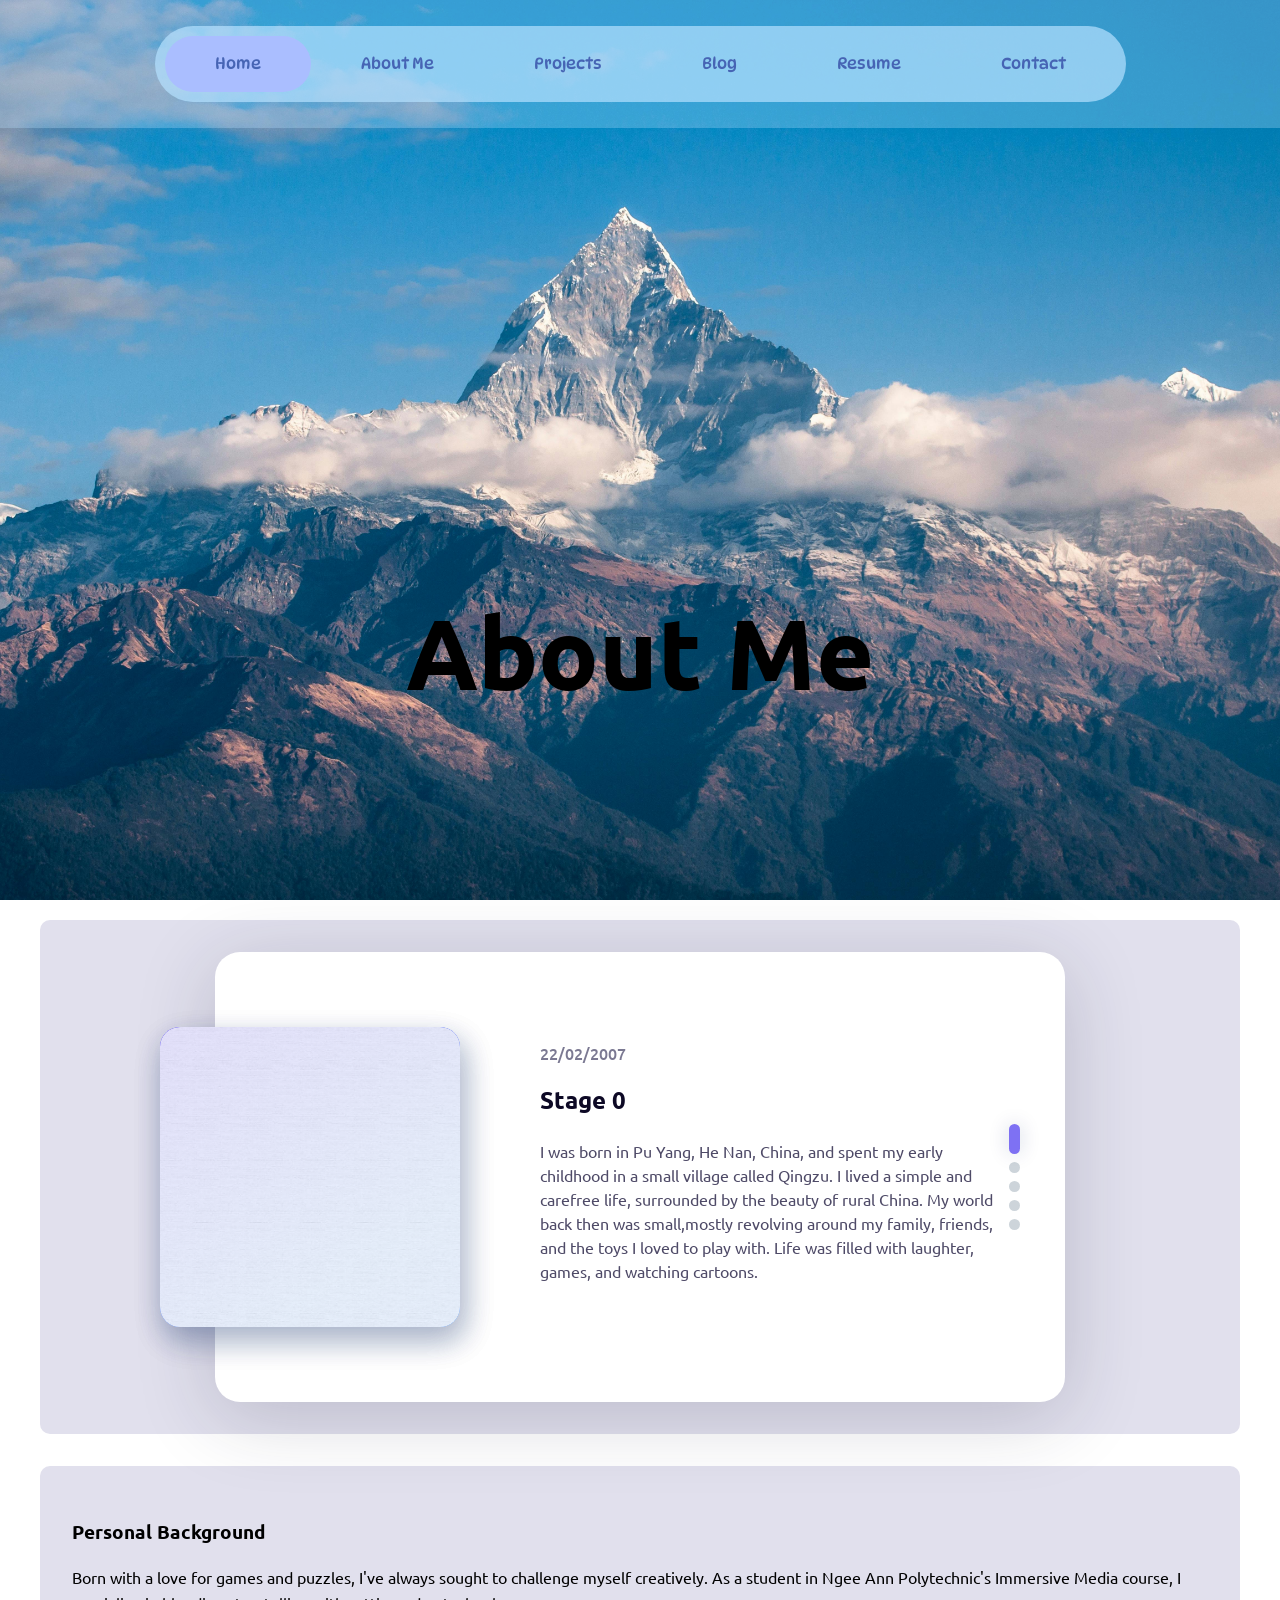
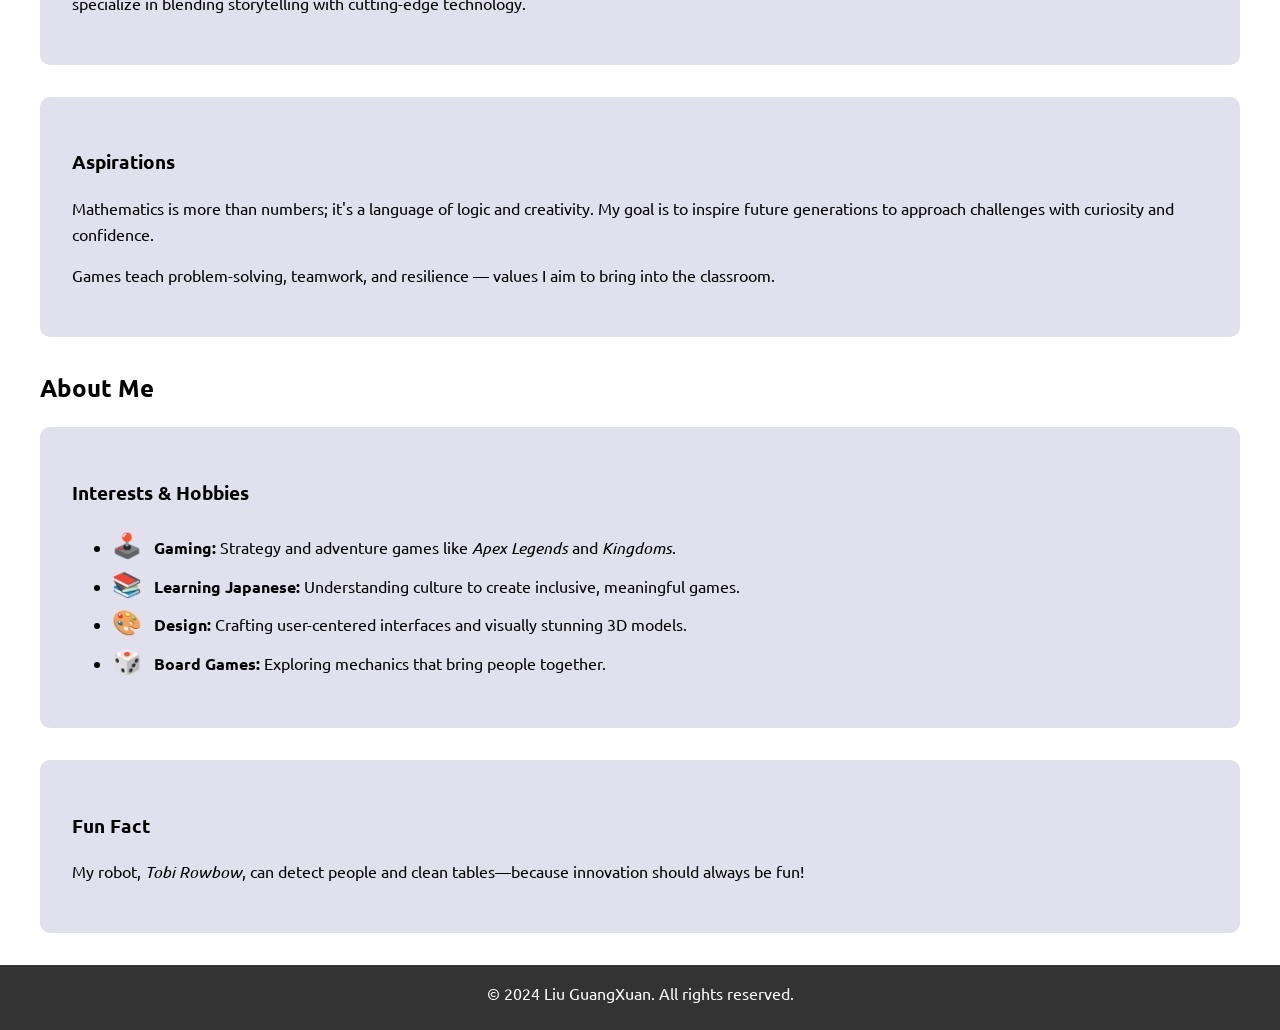
<file: about.html>
<!DOCTYPE html>
<html lang="en">
<head>
    <meta charset="UTF-8">
    <meta name="viewport" content="width=device-width, initial-scale=1.0">
    <title>Liu GuangXuan</title>
    <link rel="icon" href="imgs/icon.ico">
    <link rel="preconnect" href="https://fonts.googleapis.com">
    <link rel="preconnect" href="https://fonts.gstatic.com" crossorigin>
    <link href="https://fonts.googleapis.com/css2?family=DynaPuff:wght@400..700&family=Ubuntu:ital,wght@0,300;0,400;0,500;0,700;1,300;1,400;1,500;1,700&display=swap" rel="stylesheet">
    <link rel="stylesheet" href="Normalize.css">
    <link href="https://cdnjs.cloudflare.com/ajax/libs/font-awesome/6.0.0-beta3/css/all.min.css" rel="stylesheet">
    <link rel="stylesheet" href="https://unpkg.com/swiper@8/swiper-bundle.min.css"/>
    <link rel="stylesheet" href="styles.css">
    

</head>

<body>
    <header>
        <nav>
            <ul id="nav">
                <li class="slide1"></li>
                <li class="slide2"></li>
                <li><a href="index.html" data-page="home">Home</a></li>
                <li><a href="about.html" data-page="about">About Me</a></li>
                <li><a href="projects.html" data-page="projects">Projects</a></li>
                <li><a href="blog.html" data-page="blog">Blog</a></li>
                <li><a href="resume.html" data-page="resume">Resume</a></li>
                <li><a href="contact.html" data-page="contact">Contact</a></li>
            </ul>
            <img src="imgs/logo.png" alt="logo" class="logo">
        </nav>
        
    </header>
    <h1>About Me</h1>
    <div class="background"><h3>Liu GuangXuan</h3></div>

<main>
    <section>
    <div class="blog-slider">
        <div class="blog-slider_wrp swiper-wrapper">

            <div class="blog-slider_item swiper-slide">
                    <div class="blog-slider_img">
                        <img src="imgs\Me_s0.jpg" alt="Stage 0">
                    </div>
                        <div class="blog-slider_content">
                            <span class="blog-slider_code">22/02/2007</span>
                            <div class="blog-slider_title">Stage 0</div>
                            <div class="blog-slider_text">I was born in Pu Yang, He Nan, China, and spent my early childhood in a small village called Qingzu.
                                I lived a simple and carefree life, surrounded by the beauty of rural China. My world back then was small,mostly revolving 
                                around my family, friends, and the toys I loved to play with. Life was filled with laughter, games, and watching cartoons.
                            </div>
                    </div>
            </div>

            <div class="blog-slider_item swiper-slide">
                    <div class="blog-slider_img">
                        <img src="imgs/Me_s1.jpg" alt="Stage 1">
                    </div>
                        <div class="blog-slider_content">
                            <span class="blog-slider_code"></span>
                            <div class="blog-slider_title">Stage 1
                            </div>
                            <div class="blog-slider_text">At this stage, my perspective was limited—I hadn't yet opened my eyes to the vast world beyond my 
                                village. I didn't have any sense of the larger world, but I was content with the little things in my environment. My days 
                                were about enjoying the present, learning from those around me, and cherishing the closeness of family.Though my early life
                                was spent in a rural setting, the experiences and bonds I formed there laid the foundation for the person I am today. I may 
                                not have realized it back then, but those moments were quietly shaping my curiosity and desire to explore the world.</div>
                        </div>
                </div>

            <div class="blog-slider_item swiper-slide">
                    <div class="blog-slider_img">
                        <img src="imgs/Me_apsle.jpg" alt="Stage 2">
                    </div>
                        <div class="blog-slider_content">
                            <span class="blog-slider_code"></span>
                            <div class="blog-slider_title">Stage 2</div>
                            <div class="blog-slider_text">I began my primary school journey at West Spring Primary School, where I spent some of the most 
                                formative years of my life. This was a time of immense growth and learning, both academically and personally. I made lifelong
                                friends, explored my interests, and developed a sense of curiosity that continues to guide me today. The school fostered a 
                                nurturing environment that encouraged me to dream big and embrace challenges, laying a solid foundation for the person I am
                                becoming. I still remember the phrase that our principle has said"饮水思源". Which means to be grateful for all your blessings
                            </div>
                        </div>
                </div>

            <div class="blog-slider_item swiper-slide">
                    <div class="blog-slider_img">
                        <img src="imgs/Me_aolevel.jpg" alt="Stage 3">
                    </div>
                        <div class="blog-slider_content">
                            <span class="blog-slider_code"></span>
                            <div class="blog-slider_title">Stage 3</div>
                            <div class="blog-slider_text">My secondary school journey began at Chua Chu Kang Secondary School, a place where I truly began to 
                                explore my interests and grow both academically and personally. During these years, I gained a deeper understanding of the importance
                                of teamwork and resilience. Whether it was participating in group projects, sports events, or CCAs, the vibrant school community 
                                provided me with opportunities to challenge myself and discover new skills.I also made lifelong friendships and learned valuable 
                                lessons from my teachers, who inspired me to aim high and keep improving. These formative years shaped my personality and prepare
                                me for the exciting path ahead.</div>
                        </div>
            </div>

            <div class="blog-slider_item swiper-slide">
                    <div class="blog-slider_img">
                        <img src="imgs/Me_n.jpg" alt="Now">
                    </div>
                        <div class="blog-slider_content"> 
                            <span class="blog-slider_code"></span>
                            <div class="blog-slider_title">Now</div>
                            <div class="blog-slider_text">Currently, I am pursuing my diploma at Ngee Ann Polytechnic, where I’ve found a platform to dive into the
                                things I truly enjoy. This stage of my life is all about learning, experimenting, and growing in fields I am passionate about. Whether
                                it’s developing games, working on creative design projects, or exploring interactive media, each day is an opportunity to turn my ideas
                                into reality. This journey is not just about gaining knowledge—it’s about discovering who I am, building a foundation for my future career, 
                                and preparing to make a meaningful impact in the world of design and technology.
                            </div>
                        </div>
            </div>

            <div class="blog-slider_pagination"></div>
        </div>
    </div>
    </section>
        
        
        <section class="personal-background">
            <h3>Personal Background</h3>
            <p>Born with a love for games and puzzles, I've always sought to challenge myself creatively. As a student in Ngee Ann Polytechnic's Immersive Media course, I specialize in blending storytelling with cutting-edge technology.</p>
        </section>

        <section class="aspirations">
            <h3>Aspirations</h3>
            <p>Mathematics is more than numbers; it's a language of logic and creativity. My goal is to inspire future generations to approach challenges with curiosity and confidence.</p>
            <p>Games teach problem-solving, teamwork, and resilience — values I aim to bring into the classroom.</p>
        </section>
        <h2>About Me</h2>

        <section class="interests">
            <h3>Interests & Hobbies</h3>
            <ul>
                <li><span class="icon">🕹️</span> <strong>Gaming:</strong> Strategy and adventure games like <em>Apex Legends</em> and <em>Kingdoms</em>.</li>
                <li><span class="icon">📚</span> <strong>Learning Japanese:</strong> Understanding culture to create inclusive, meaningful games.</li>
                <li><span class="icon">🎨</span> <strong>Design:</strong> Crafting user-centered interfaces and visually stunning 3D models.</li>
                <li><span class="icon">🎲</span> <strong>Board Games:</strong> Exploring mechanics that bring people together.</li>
            </ul>
        </section>

        <section class="fun-fact">
            <h3>Fun Fact</h3>
            <p>My robot, <em>Tobi Rowbow</em>, can detect people and clean tables—because innovation should always be fun!</p>
        </section>
        
    </div>
    
</main>

    <footer>
        <p>&copy; 2024 Liu GuangXuan. All rights reserved.</p>
    </footer>

    <script src="https://ajax.googleapis.com/ajax/libs/jquery/3.7.1/jquery.min.js"></script>
    <script src="blog-slider.js"></script>
    <script src="https://unpkg.com/swiper@8/swiper-bundle.min.js"></script>
    <script src="script.js"></script>
    

</body>
</html>
</file>
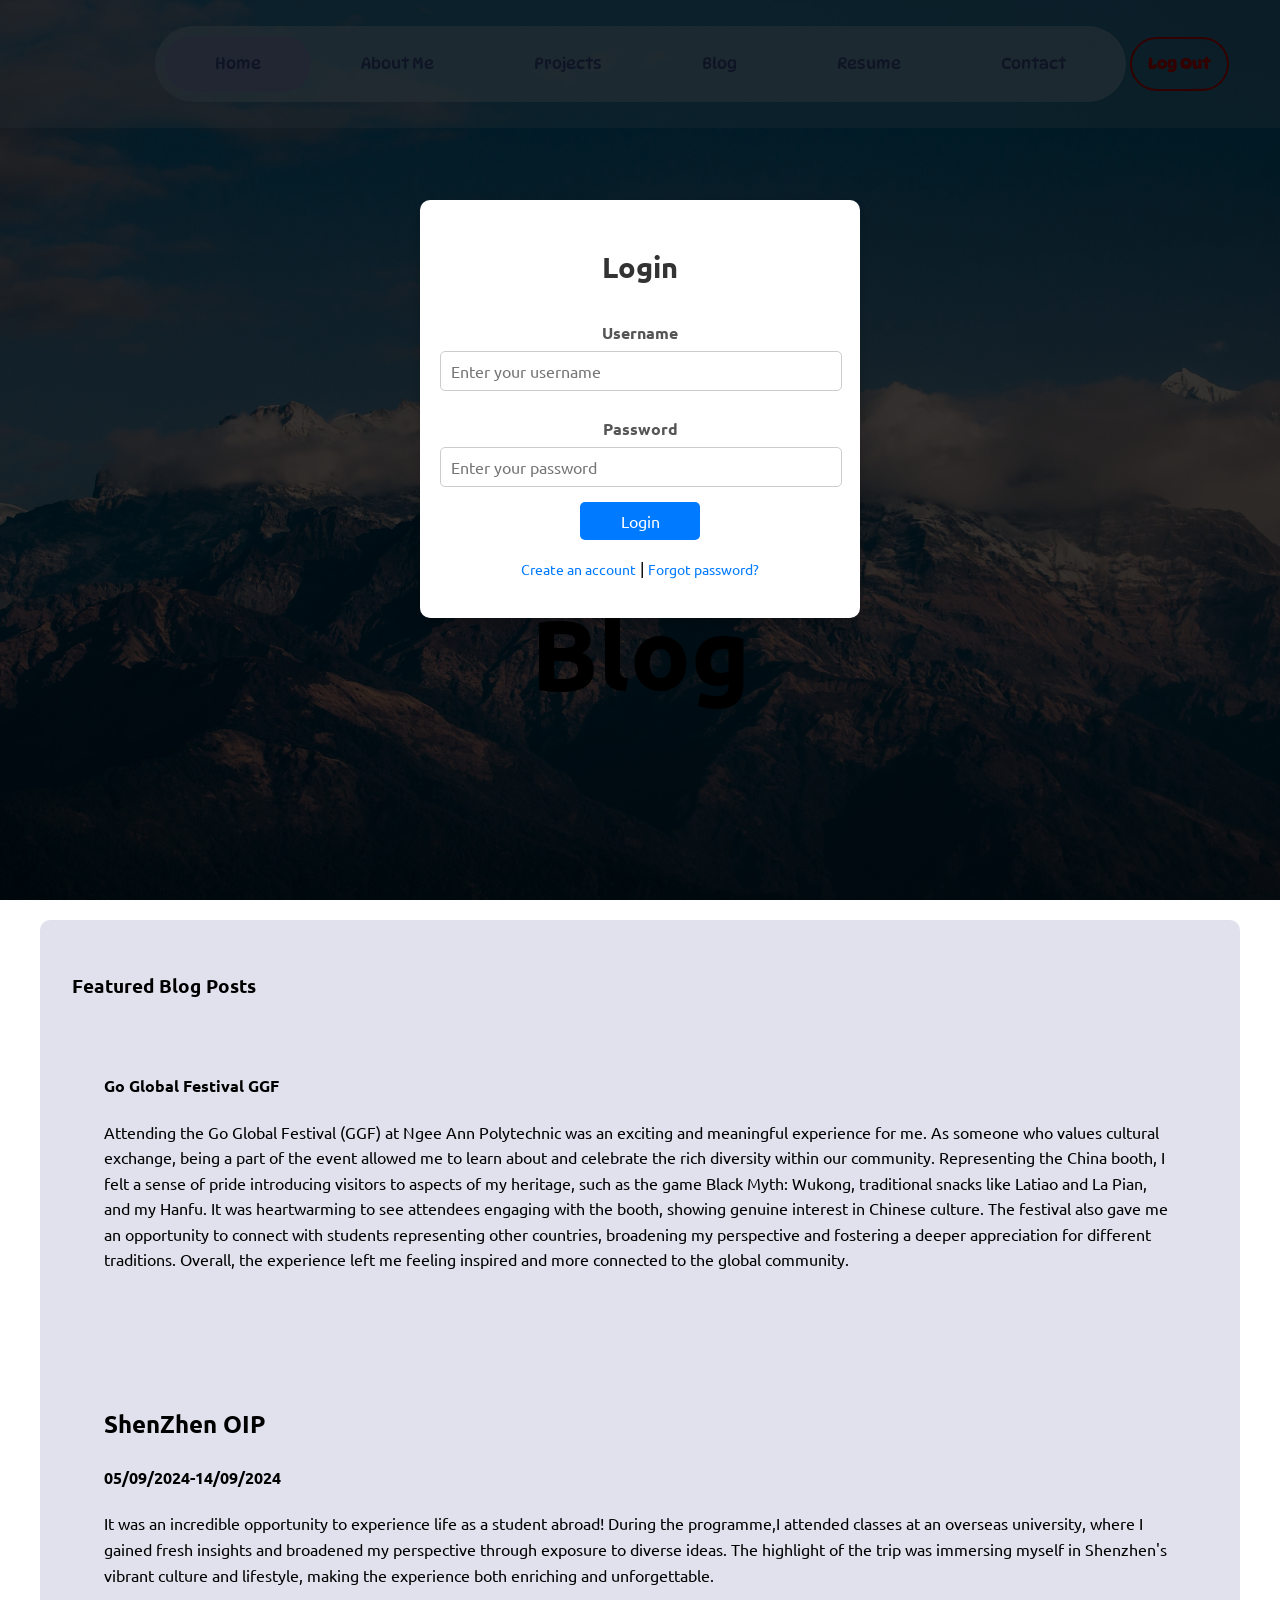
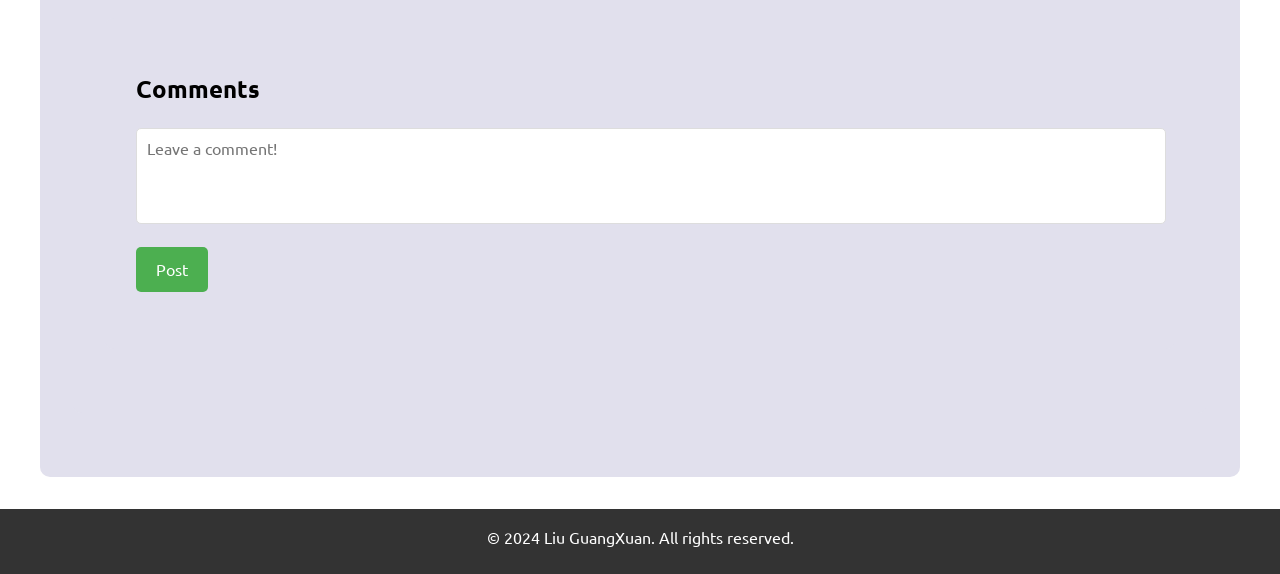
<file: blog.html>
<!DOCTYPE html>
<html lang="en">
<head>
    <meta charset="UTF-8">
    <meta name="viewport" content="width=device-width, initial-scale=1.0">
    <title>Liu GuangXuan</title>
    <link rel="icon" href="imgs/icon.ico">
    <link rel="preconnect" href="https://fonts.googleapis.com">
    <link rel="preconnect" href="https://fonts.gstatic.com" crossorigin>
    <link href="https://fonts.googleapis.com/css2?family=DynaPuff:wght@400..700&family=Ubuntu:ital,wght@0,300;0,400;0,500;0,700;1,300;1,400;1,500;1,700&display=swap" rel="stylesheet">
    <link rel="stylesheet" href="Normalize.css">
    <link href="https://cdnjs.cloudflare.com/ajax/libs/font-awesome/6.0.0-beta3/css/all.min.css" rel="stylesheet">
    <link rel="stylesheet" href="https://unpkg.com/swiper@8/swiper-bundle.min.css"/>
    <link rel="stylesheet" href="styles.css">
    

</head>

<body>
    <div id="loginModal" class="modal" role="dialog" aria-modal="true">
        <div class="modal-content">
            <h2>Login</h2>
            <form id="loginForm">
                <label for="username">Username</label>
                <input type="text" id="username" name="username" placeholder="Enter your username" required>
                
                <label for="password">Password</label>
                <input type="password" id="password" name="password" placeholder="Enter your password" required>
                
                <button type="submit">Login</button>
            </form>
            <p>
                <a href="#" id="showRegister">Create an account</a> | 
                <a href="#" id="forgotPassword">Forgot password?</a>
            </p>
        </div>
    </div>
    
    <div id="registerModal" class="modal" role="dialog" aria-modal="true" style="display:none;">
        <div class="modal-content">
            <h2>Create Account</h2>
            <form id="registerForm">
                <label for="newUsername">New Username</label>
                <input type="text" id="newUsername" name="newUsername" placeholder="Choose a username" required>
                
                <label for="newPassword">New Password</label>
                <input type="password" id="newPassword" name="newPassword" placeholder="Choose a password" required>
                
                <button type="submit">Register</button>
            </form>
        </div>
    </div>
    
    
    <header>
        <nav>
            <ul id="nav">
                <li class="slide1"></li>
                <li class="slide2"></li>
                <li><a href="index.html" data-page="home">Home</a></li>
                <li><a href="about.html" data-page="about">About Me</a></li>
                <li><a href="projects.html" data-page="projects">Projects</a></li>
                <li><a href="blog.html" data-page="blog">Blog</a></li>
                <li><a href="resume.html" data-page="resume">Resume</a></li>
                <li><a href="contact.html" data-page="contact">Contact</a></li>
            </ul>
            <img src="imgs/logo.png" alt="logo" class="logo">
            <button id="logoutButton" class="logout-button">Log Out</button>
        </nav>
        
    </header>
    <h1>Blog</h1>
    <div class="background"><h3>Liu GuangXuan</h3></div>

<main> 
    <section>
        <div class="featured-posts">
            <h3>Featured Blog Posts</h3>
            <section>
                <h4>Go Global Festival GGF</h4>
                <p>Attending the Go Global Festival (GGF) at Ngee Ann Polytechnic was an exciting and meaningful experience for me.
                    As someone who values cultural exchange, being a part of the event allowed me to learn about and celebrate
                    the rich diversity within our community. Representing the China booth, I felt a sense of pride introducing
                    visitors to aspects of my heritage, such as the game Black Myth: Wukong, traditional snacks like Latiao and
                    La Pian, and my Hanfu. It was heartwarming to see attendees engaging with the booth, showing genuine interest
                    in Chinese culture. The festival also gave me an opportunity to connect with students representing other 
                    countries, broadening my perspective and fostering a deeper appreciation for different traditions. Overall,
                    the experience left me feeling inspired and more connected to the global community.</p>
            </section>
            <section>
                <h2>ShenZhen OIP</h2>
                <h4>05/09/2024-14/09/2024</h4>
                <p>It was an incredible opportunity to experience life as a student abroad! During the programme,I attended classes
                    at an overseas university, where I gained fresh insights and broadened my perspective through exposure to diverse
                    ideas. The highlight of the trip was immersing myself in Shenzhen's vibrant culture and lifestyle, making the 
                    experience both enriching and unforgettable.</p>
                <section class="comments">
                    <h2>Comments</h2>
                    <div class="comment-form">
                        <textarea id="comment-input" placeholder="Leave a comment!" rows="4"></textarea>
                        <button id="submit-comment" class="btn">Post</button>
                    </div>
                    <ul id="comment-list" class="comment-list"></ul>
                </section>
            </section>
</main>

    <footer>
        <p>&copy; 2024 Liu GuangXuan. All rights reserved.</p>
    </footer>
    <script src="https://ajax.googleapis.com/ajax/libs/jquery/3.7.1/jquery.min.js"></script>
    <script src="blog-slider.js"></script>
    <script src="https://unpkg.com/swiper@8/swiper-bundle.min.js"></script>
    <script src="script.js"></script>
</body>
</html>
</file>
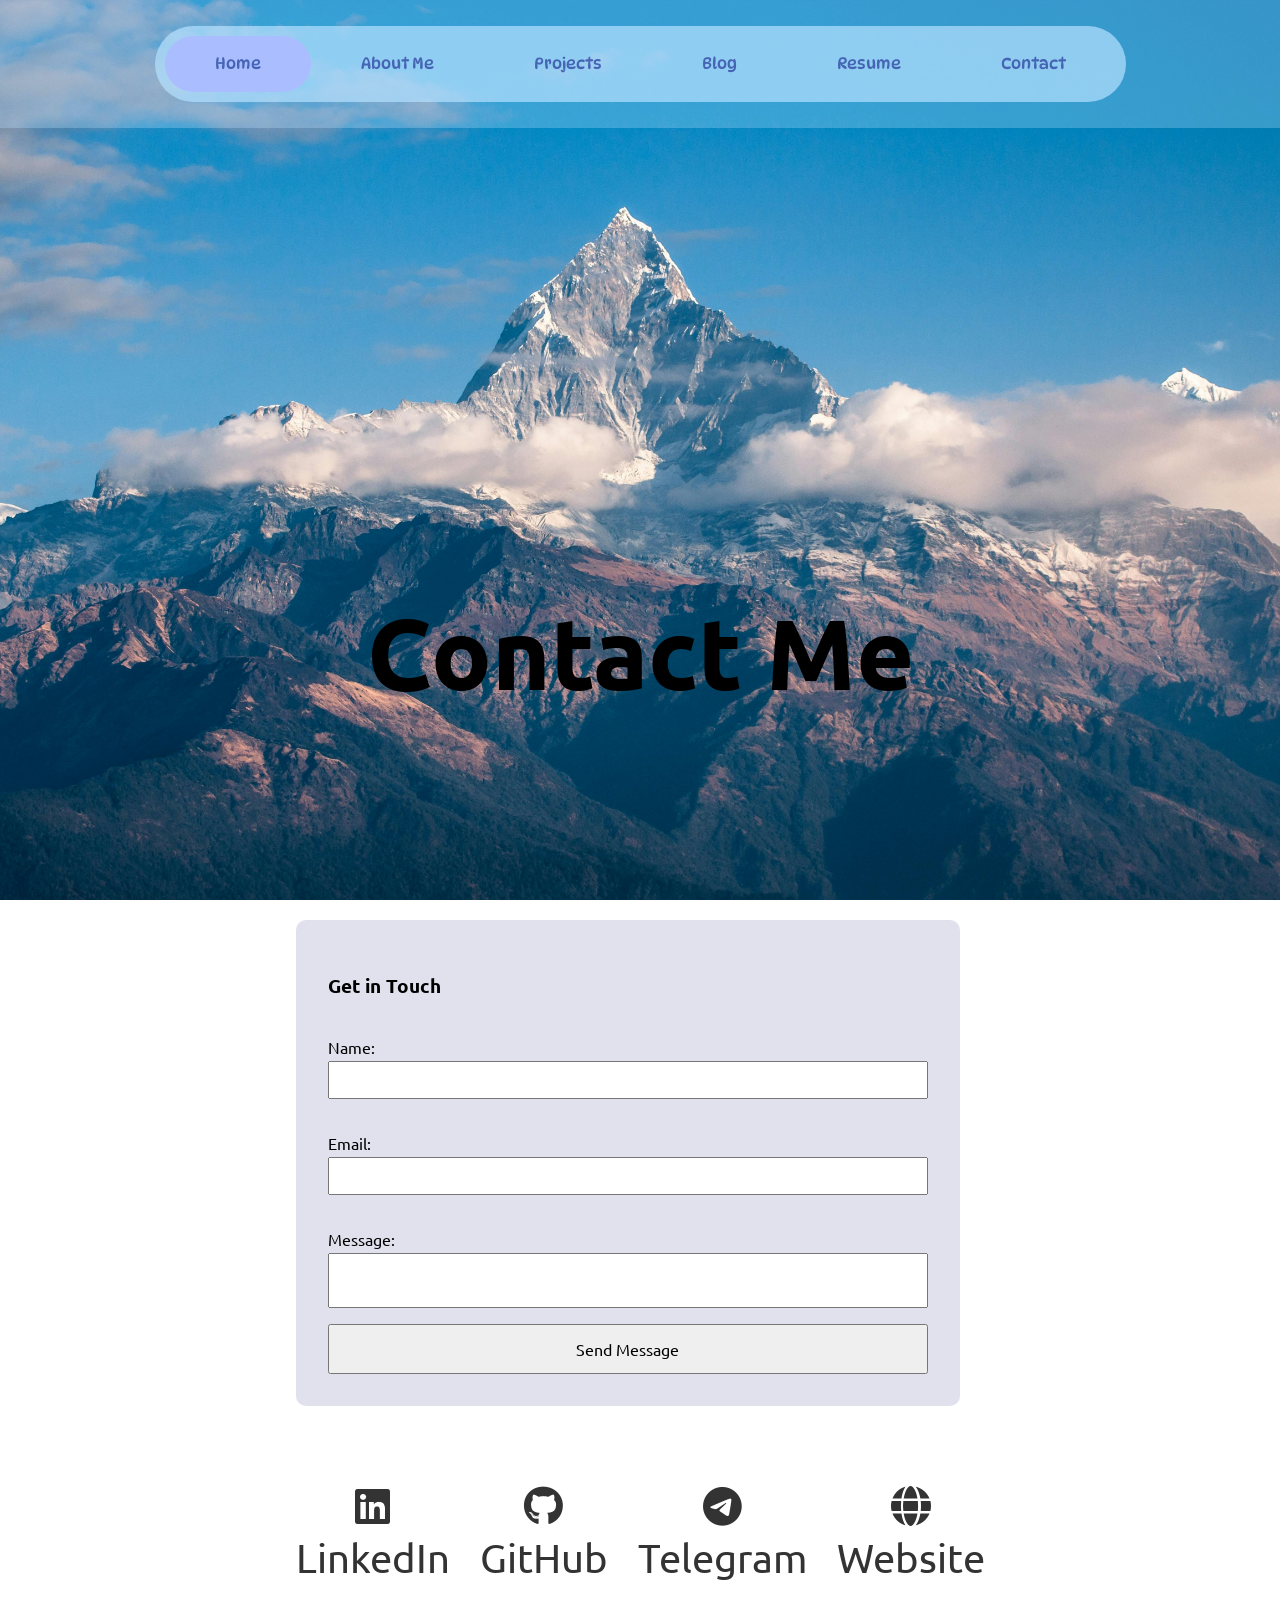
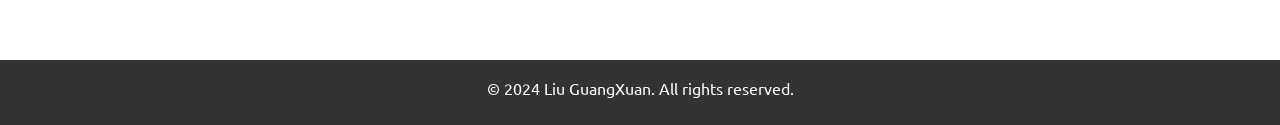
<file: contact.html>
<!DOCTYPE html>
<html lang="en">
<head>
    <meta charset="UTF-8">
    <meta name="viewport" content="width=device-width, initial-scale=1.0">
    <title>Liu GuangXuan</title>
    <link rel="icon" href="imgs/icon.ico">
    <link rel="preconnect" href="https://fonts.googleapis.com">
    <link rel="preconnect" href="https://fonts.gstatic.com" crossorigin>
    <link href="https://fonts.googleapis.com/css2?family=DynaPuff:wght@400..700&family=Ubuntu:ital,wght@0,300;0,400;0,500;0,700;1,300;1,400;1,500;1,700&display=swap" rel="stylesheet">
    <link rel="stylesheet" href="Normalize.css">
    <link href="https://cdnjs.cloudflare.com/ajax/libs/font-awesome/6.0.0-beta3/css/all.min.css" rel="stylesheet">
    <link rel="stylesheet" href="https://unpkg.com/swiper@8/swiper-bundle.min.css"/>
    <link rel="stylesheet" href="styles.css">
    

</head>

<body>
    <header>
        <nav>
            <ul id="nav">
                <li class="slide1"></li>
                <li class="slide2"></li>
                <li><a href="index.html" data-page="home">Home</a></li>
                <li><a href="about.html" data-page="about">About Me</a></li>
                <li><a href="projects.html" data-page="projects">Projects</a></li>
                <li><a href="blog.html" data-page="blog">Blog</a></li>
                <li><a href="resume.html" data-page="resume">Resume</a></li>
                <li><a href="contact.html" data-page="contact">Contact</a></li>
            </ul>
            <img src="imgs/logo.png" alt="logo" class="logo">
        </nav>
        
    </header>
    <h1>Contact Me</h1>
    <div class="background"><h3>Liu GuangXuan</h3></div>

<main>
        <section class="contact-form">
            <h3>Get in Touch</h3>
            <form id="contact-form">
                <label for="name">Name:</label>
                <input type="text" id="name" name="name" required>

                <label for="email">Email:</label>
                <input type="email" id="email" name="email" required>

                <label for="message">Message:</label>
                <textarea id="message" name="message" required></textarea>

                <button id="sb" type="submit">Send Message</button>
            </form>
        </section>

    <div class="social-media-icons">
        <!-- LinkedIn -->
        <a href="https://www.linkedin.com/in/liuguangxuan/" class="social-icon" target="_blank">
            <i class="fab fa-linkedin"></i>
            <span>LinkedIn</span>
        </a>
            
        <!-- GitHub -->
        <a href="https://github.com/Jinghua2128" class="social-icon github" target="_blank">
            <i class="fab fa-github"></i>
            <span>GitHub</span>
        </a>
    
        <!-- Telegram -->
        <a href="https://t.me/longmai2128" class="social-icon telegram" target="_blank">
            <i class="fab fa-telegram"></i>
            <span>Telegram</span>
        </a>
    
        <!-- Website -->
        <a href="https://jinghua2128.github.io/NP-FED/" class="social-icon" target="_blank">
            <i class="fas fa-globe"></i>
            <span>Website</span>
        </a>
    </div>
</main>

    <footer>
        <p>&copy; 2024 Liu GuangXuan. All rights reserved.</p>
    </footer>

    <script src="https://ajax.googleapis.com/ajax/libs/jquery/3.7.1/jquery.min.js"></script>
    <script src="blog-slider.js"></script>
    <script src="https://unpkg.com/swiper@8/swiper-bundle.min.js"></script>
    <script src="script.js"></script>
</body>
</html>
</file>
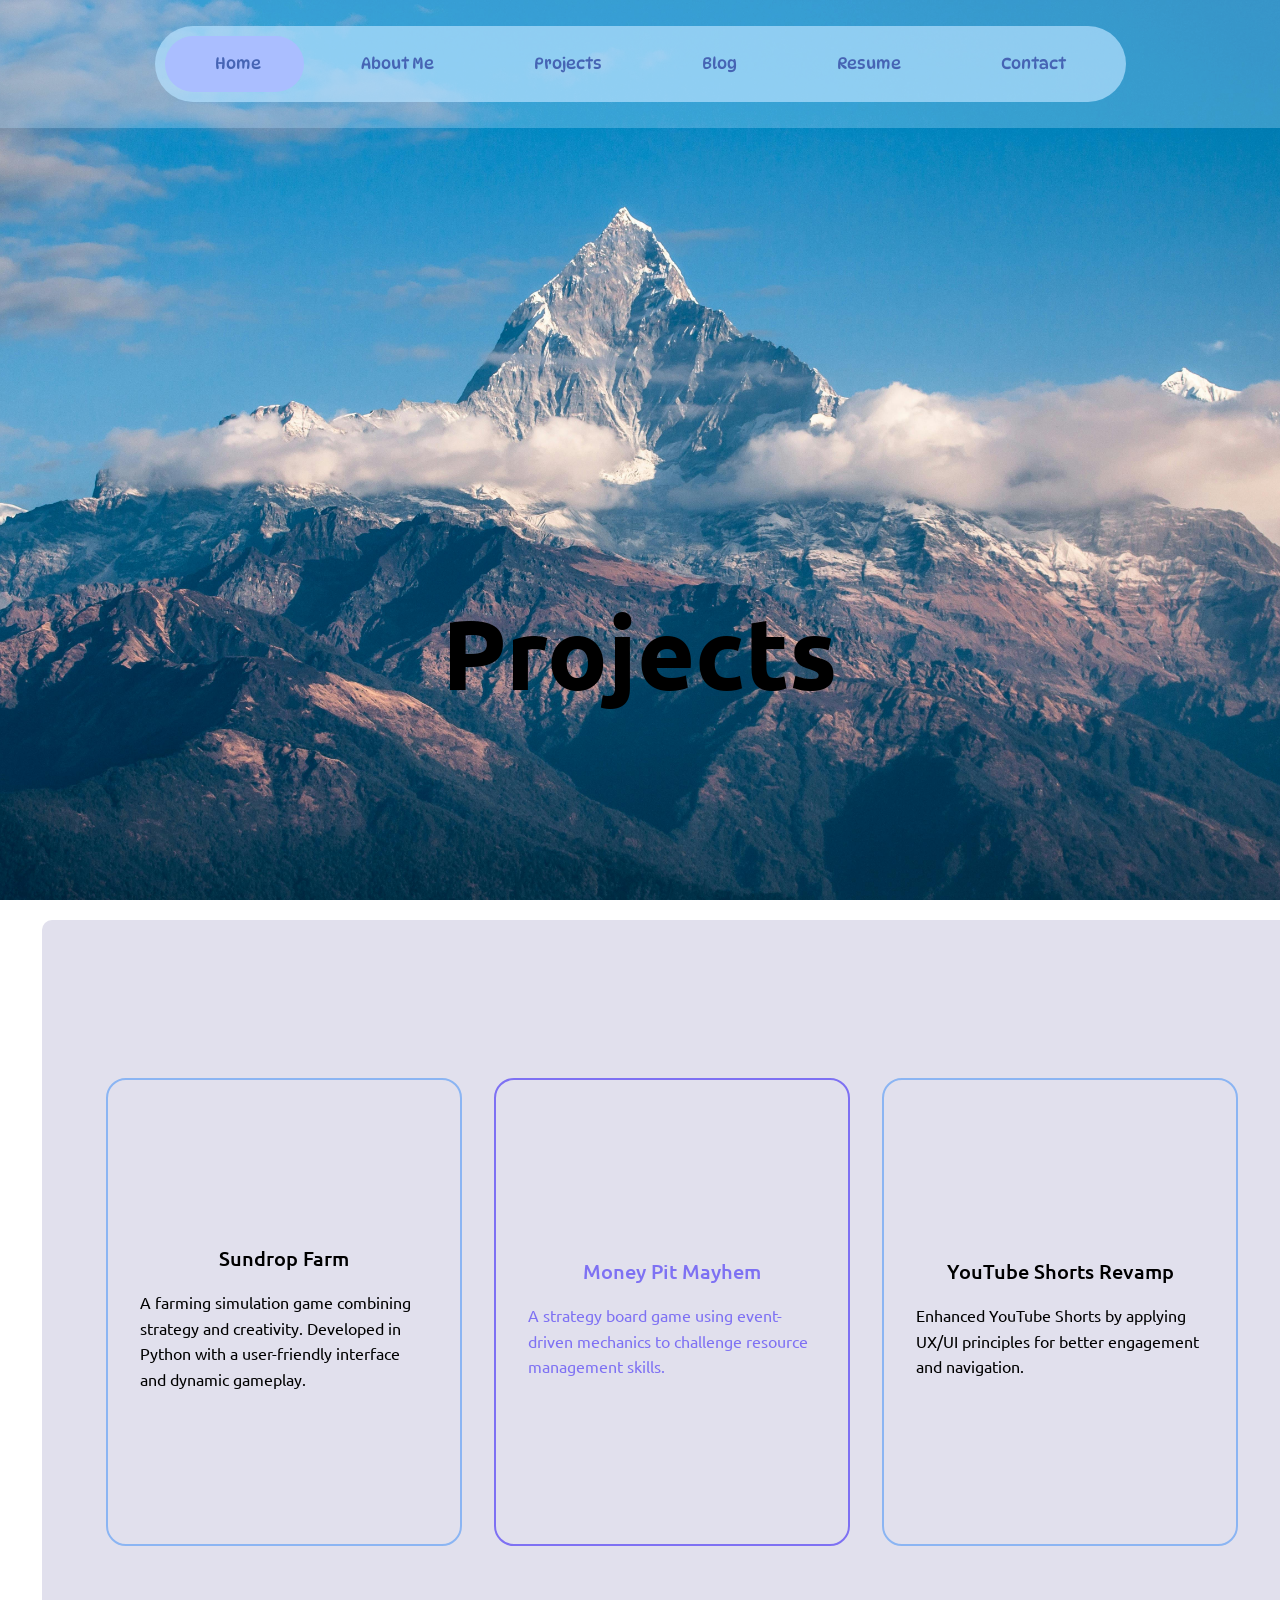
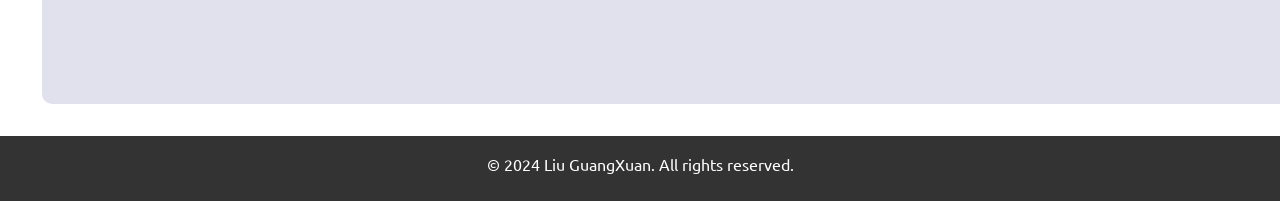
<file: projects.html>
<!DOCTYPE html>
<html lang="en">
<head>
    <meta charset="UTF-8">
    <meta name="viewport" content="width=device-width, initial-scale=1.0">
    <title>Liu GuangXuan</title>
    <link rel="icon" href="imgs/icon.ico">
    <link rel="preconnect" href="https://fonts.googleapis.com">
    <link rel="preconnect" href="https://fonts.gstatic.com" crossorigin>
    <link href="https://fonts.googleapis.com/css2?family=DynaPuff:wght@400..700&family=Ubuntu:ital,wght@0,300;0,400;0,500;0,700;1,300;1,400;1,500;1,700&display=swap" rel="stylesheet">
    <link rel="stylesheet" href="Normalize.css">
    <link href="https://cdnjs.cloudflare.com/ajax/libs/font-awesome/6.0.0-beta3/css/all.min.css" rel="stylesheet">
    <link rel="stylesheet" href="https://unpkg.com/swiper@8/swiper-bundle.min.css"/>
    <link rel="stylesheet" href="styles.css">
    

</head>

<body>
    <header>
        <nav>
            <ul id="nav">
                <li class="slide1"></li>
                <li class="slide2"></li>
                <li><a href="index.html">Home</a></li>
                <li><a href="about.html">About Me</a></li>
                <li><a href="projects.html">Projects</a></li>
                <li><a href="blog.html">Blog</a></li>
                <li><a href="resume.html">Resume</a></li>
                <li><a href="contact.html">Contact</a></li>
            </ul>
            <img src="imgs/logo.png" alt="logo" class="logo">
        </nav>
        
    </header>
<h1>Projects</h1>
<div class="background"><h3>Liu GuangXuan</h3></div>

<main>
        <div>
            <section class="project_container">
                <div class="box">
                    <div class="content">
                        <h4>Sundrop Farm</h4>
                        <p>A farming simulation game combining strategy and creativity. Developed in Python with a user-friendly interface and dynamic gameplay.</p>
                    </div>
                    <span></span>
                </div>
                <div class="box">
                    <div    class="content">
                        <h4>Money Pit Mayhem</h4>
                        <p>A strategy board game using event-driven mechanics to challenge resource management skills.</p>
                    </div>
                    <span></span>
                </div>
                <div class="box">
                    <div class="content">
                        <h4>YouTube Shorts Revamp</h4>
                        <p>Enhanced YouTube Shorts by applying UX/UI principles for better engagement and navigation.</p>
                    </div>
                    <span></span>
                </div>
            </section>
        </div>
    </div>
</main>

    <footer>
        <p>&copy; 2024 Liu GuangXuan. All rights reserved.</p>
    </footer>
    <script src="https://ajax.googleapis.com/ajax/libs/jquery/3.7.1/jquery.min.js"></script>
    <script src="blog-slider.js"></script>
    <script src="https://unpkg.com/swiper@8/swiper-bundle.min.js"></script>
    <script src="script.js"></script>
</body>
</html>
</file>
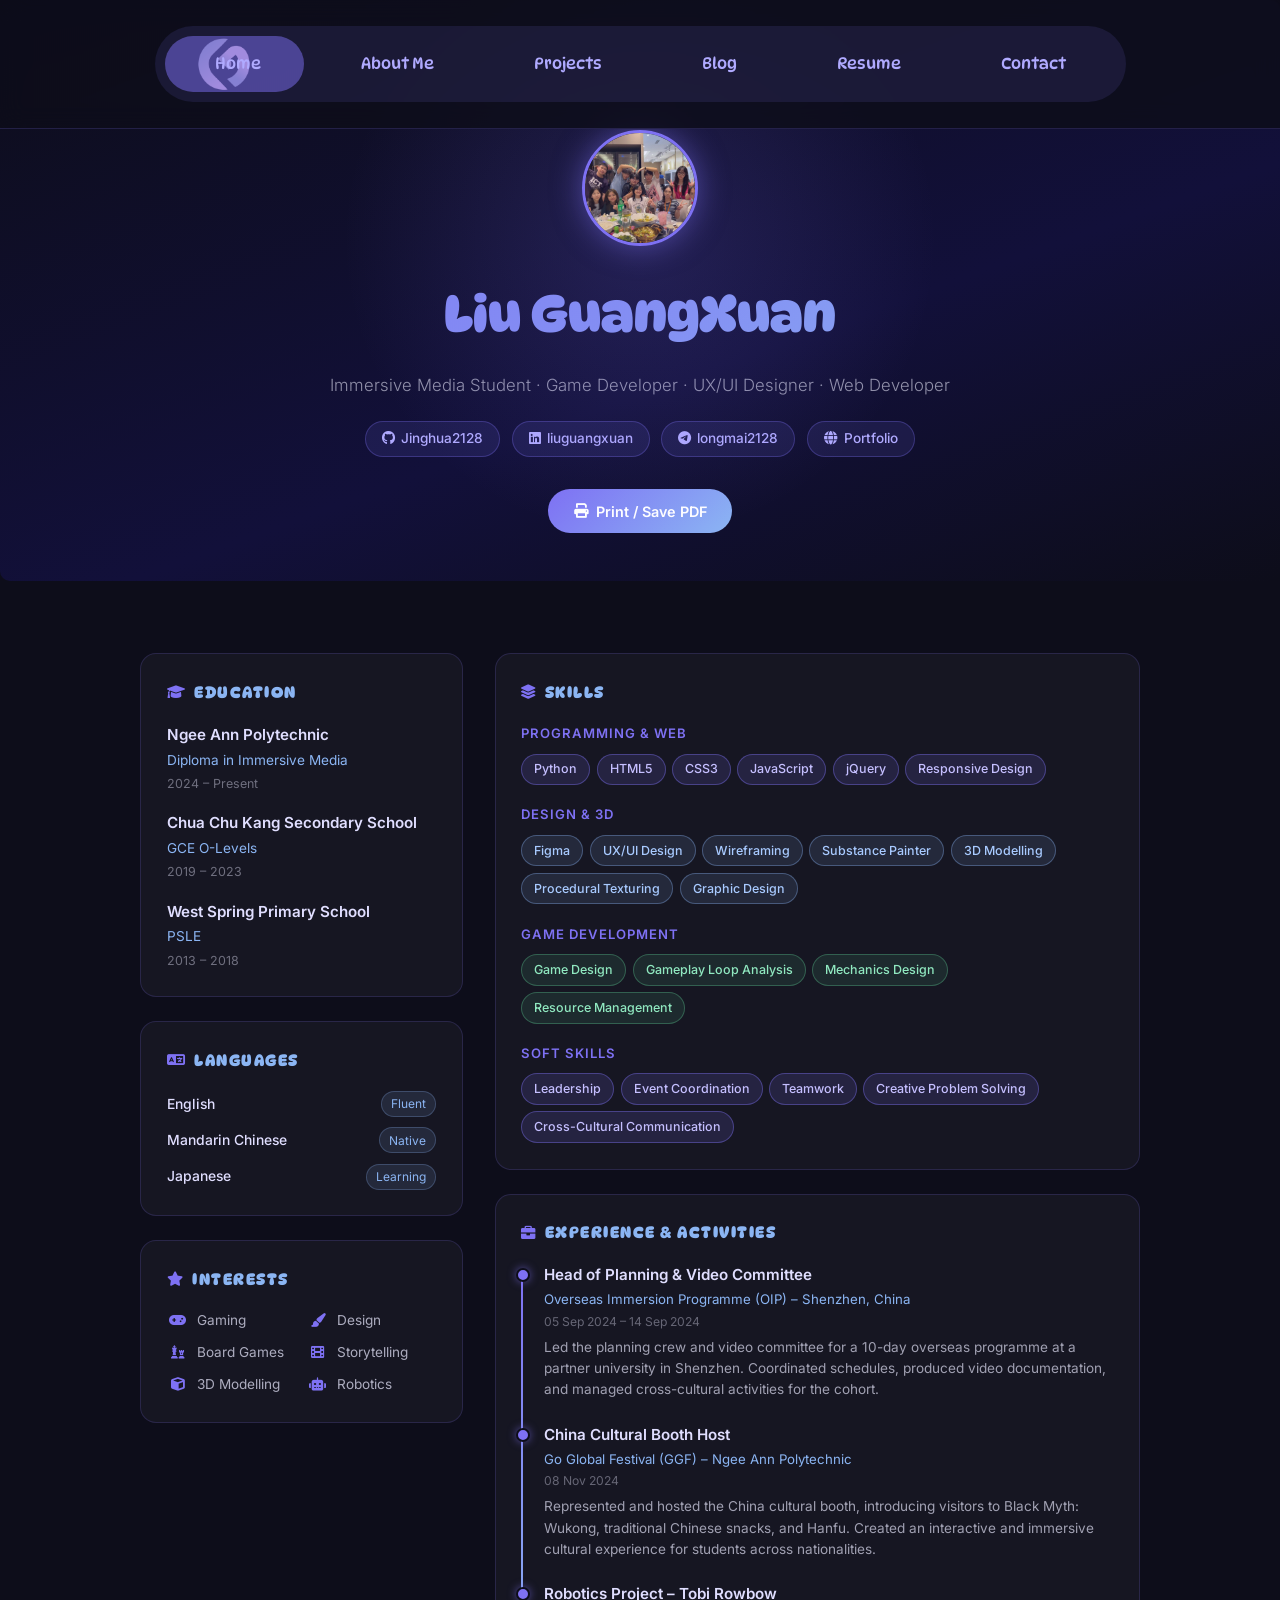
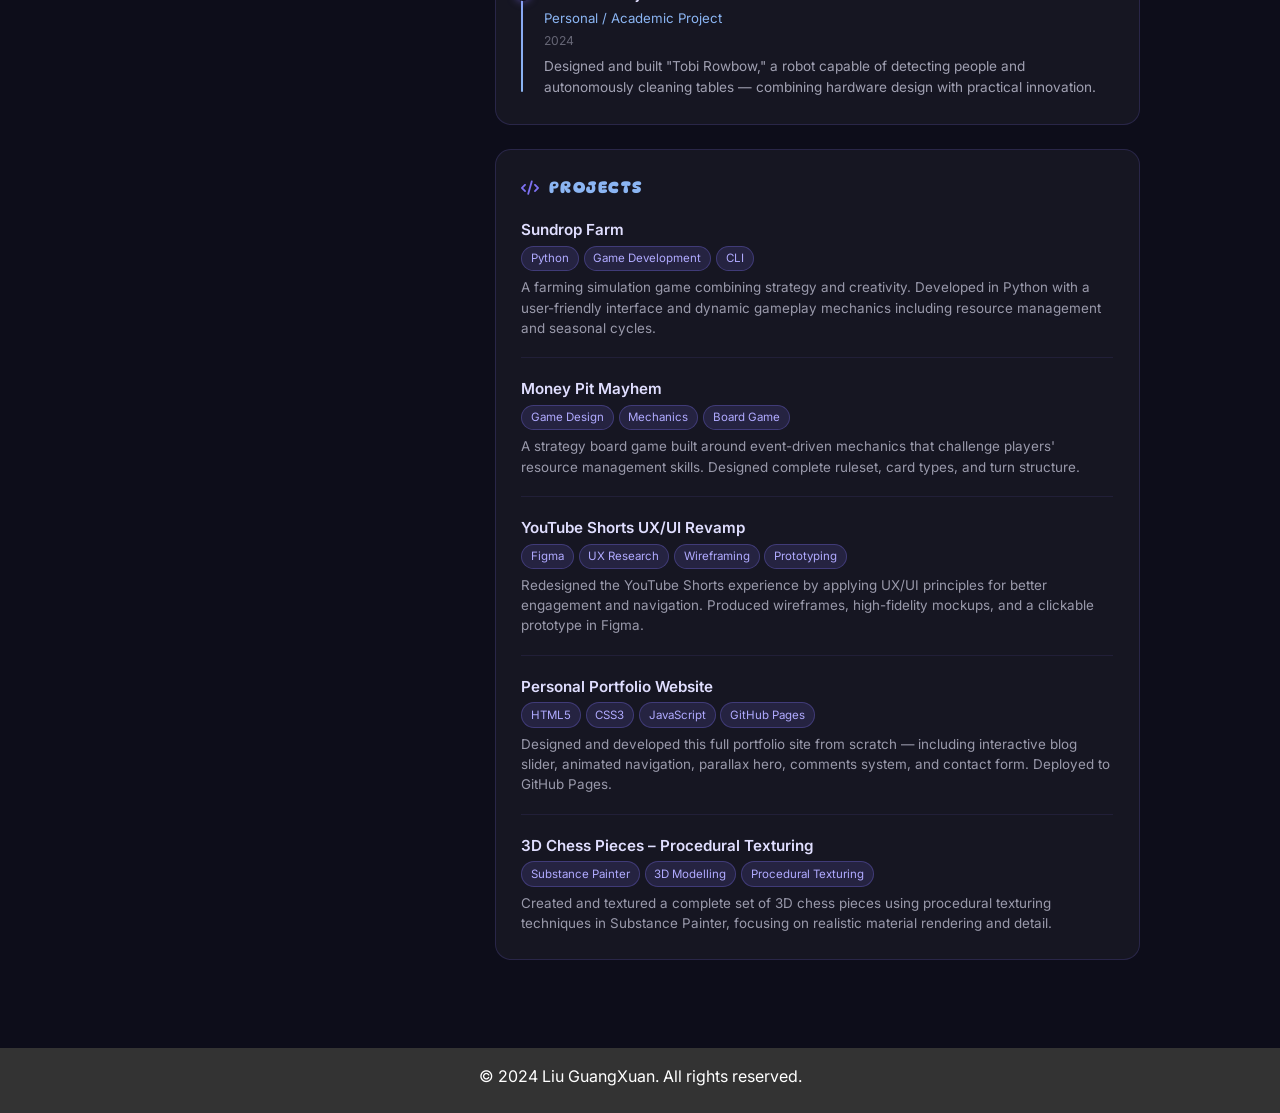
<file: resume.html>
<!DOCTYPE html>
<html lang="en">
<head>
    <meta charset="UTF-8">
    <meta name="viewport" content="width=device-width, initial-scale=1.0">
    <title>Resume – Liu GuangXuan</title>
    <meta name="description" content="Resume of Liu GuangXuan – Immersive Media student at Ngee Ann Polytechnic. Skills in game development, 3D design, UX/UI, and web development.">
    <link rel="icon" href="imgs/icon.ico">
    <link rel="preconnect" href="https://fonts.googleapis.com">
    <link rel="preconnect" href="https://fonts.gstatic.com" crossorigin>
    <link href="https://fonts.googleapis.com/css2?family=DynaPuff:wght@400..700&family=Ubuntu:ital,wght@0,300;0,400;0,500;0,700;1,300;1,400;1,500;1,700&family=Inter:wght@300;400;500;600;700&display=swap" rel="stylesheet">
    <link rel="stylesheet" href="Normalize.css">
    <link href="https://cdnjs.cloudflare.com/ajax/libs/font-awesome/6.0.0-beta3/css/all.min.css" rel="stylesheet">
    <link rel="stylesheet" href="styles.css">
    <style>
        /* ── Resume Page Overrides ── */
        body {
            background: #0d0d1a;
            color: #e8e8f0;
            font-family: 'Inter', 'Ubuntu', sans-serif;
        }

        /* Fix header for non-parallax pages */
        header {
            position: fixed;
            background: rgba(13,13,26,0.85);
            backdrop-filter: blur(12px);
            -webkit-backdrop-filter: blur(12px);
            border-bottom: 1px solid rgba(126,113,243,0.2);
        }

        #nav {
            background: rgba(126,113,243,0.12);
        }

        #nav li a {
            color: #b0aaff;
        }

        .slide1 { background-color: rgba(126,113,243,0.5); }

        /* ── Resume Hero ── */
        .resume-hero {
            padding: 130px 2rem 3rem;
            text-align: center;
            background: linear-gradient(160deg, #0d0d1a 0%, #12103a 60%, #0d0d1a 100%);
            position: relative;
            overflow: hidden;
        }

        .resume-hero::before {
            content: '';
            position: absolute;
            top: -60px; left: 50%;
            transform: translateX(-50%);
            width: 600px; height: 600px;
            background: radial-gradient(ellipse, rgba(126,113,243,0.18) 0%, transparent 70%);
            pointer-events: none;
        }

        .resume-hero .avatar {
            width: 110px; height: 110px;
            border-radius: 50%;
            object-fit: cover;
            border: 3px solid #7e71f3;
            box-shadow: 0 0 30px rgba(126,113,243,0.5);
            margin-bottom: 1.2rem;
        }

        .resume-hero h1 {
            position: static;
            font-family: 'DynaPuff', serif;
            font-size: clamp(2rem, 5vw, 3.2rem);
            background: linear-gradient(135deg, #7e71f3 0%, #8bb5f3 100%);
            -webkit-background-clip: text;
            -webkit-text-fill-color: transparent;
            background-clip: text;
            margin: 0 0 0.3rem;
            width: auto;
            bottom: auto;
        }

        .resume-hero .tagline {
            font-size: 1.05rem;
            color: rgba(200,200,220,0.7);
            margin-bottom: 1.4rem;
            font-weight: 300;
        }

        .contact-chips {
            display: flex;
            flex-wrap: wrap;
            justify-content: center;
            gap: 0.7rem;
            margin-bottom: 1.5rem;
        }

        .contact-chips a {
            display: inline-flex;
            align-items: center;
            gap: 0.4rem;
            padding: 0.4rem 1rem;
            border-radius: 50px;
            background: rgba(126,113,243,0.12);
            border: 1px solid rgba(126,113,243,0.3);
            color: #b0aaff;
            text-decoration: none;
            font-size: 0.85rem;
            font-weight: 500;
            transition: all 0.25s;
        }

        .contact-chips a:hover {
            background: rgba(126,113,243,0.28);
            border-color: #7e71f3;
            transform: translateY(-2px);
        }

        .print-btn {
            display: inline-flex;
            align-items: center;
            gap: 0.5rem;
            padding: 0.65rem 1.6rem;
            background: linear-gradient(135deg, #7e71f3, #8bb5f3);
            color: #fff;
            border: none;
            border-radius: 50px;
            font-size: 0.9rem;
            font-weight: 600;
            cursor: pointer;
            text-decoration: none;
            transition: opacity 0.2s, transform 0.2s;
            margin-top: 0.5rem;
        }

        .print-btn:hover { opacity: 0.85; transform: translateY(-2px); }

        /* ── Resume Grid ── */
        .resume-body {
            max-width: 1000px;
            margin: 0 auto;
            padding: 2.5rem 1.5rem 4rem;
            display: grid;
            grid-template-columns: 1fr 2fr;
            gap: 2rem;
        }

        @media (max-width: 700px) {
            .resume-body { grid-template-columns: 1fr; }
        }

        /* ── Card ── */
        .resume-card {
            background: rgba(255,255,255,0.04);
            border: 1px solid rgba(126,113,243,0.18);
            border-radius: 16px;
            padding: 1.6rem;
            margin-bottom: 1.5rem;
            transition: border-color 0.3s, box-shadow 0.3s;
        }

        .resume-card:hover {
            border-color: rgba(126,113,243,0.45);
            box-shadow: 0 4px 30px rgba(126,113,243,0.1);
        }

        .resume-card h2 {
            font-family: 'DynaPuff', serif;
            font-size: 1rem;
            font-weight: 700;
            color: #8bb5f3;
            text-transform: uppercase;
            letter-spacing: 1.5px;
            margin: 0 0 1.1rem;
            display: flex;
            align-items: center;
            gap: 0.5rem;
        }

        .resume-card h2 i {
            font-size: 0.9rem;
            color: #7e71f3;
        }

        /* ── Education ── */
        .edu-item {
            margin-bottom: 1.1rem;
        }

        .edu-item:last-child { margin-bottom: 0; }

        .edu-item .school {
            font-weight: 600;
            color: #e0deff;
            font-size: 0.95rem;
        }

        .edu-item .degree {
            font-size: 0.85rem;
            color: #8bb5f3;
            margin: 0.15rem 0;
        }

        .edu-item .year {
            font-size: 0.78rem;
            color: rgba(200,200,220,0.5);
        }

        /* ── Skills Bars ── */
        .skill-group { margin-bottom: 1.2rem; }

        .skill-group:last-child { margin-bottom: 0; }

        .skill-group-title {
            font-size: 0.82rem;
            font-weight: 600;
            color: #7e71f3;
            text-transform: uppercase;
            letter-spacing: 1px;
            margin-bottom: 0.6rem;
        }

        .skill-tag-list {
            display: flex;
            flex-wrap: wrap;
            gap: 0.4rem;
        }

        .skill-tag {
            padding: 0.3rem 0.75rem;
            border-radius: 50px;
            font-size: 0.78rem;
            font-weight: 500;
            border: 1px solid;
        }

        .skill-tag.purple {
            background: rgba(126,113,243,0.15);
            border-color: rgba(126,113,243,0.4);
            color: #c5bfff;
        }

        .skill-tag.blue {
            background: rgba(139,181,243,0.12);
            border-color: rgba(139,181,243,0.35);
            color: #a8caff;
        }

        .skill-tag.green {
            background: rgba(100,220,160,0.1);
            border-color: rgba(100,220,160,0.3);
            color: #90e8c0;
        }

        /* ── Experience / Timeline ── */
        .timeline { position: relative; padding-left: 1.4rem; }

        .timeline::before {
            content: '';
            position: absolute;
            left: 0; top: 6px; bottom: 6px;
            width: 2px;
            background: linear-gradient(180deg, #7e71f3, #8bb5f3);
            border-radius: 2px;
        }

        .tl-item {
            position: relative;
            margin-bottom: 1.4rem;
        }

        .tl-item:last-child { margin-bottom: 0; }

        .tl-item::before {
            content: '';
            position: absolute;
            left: -1.7rem; top: 5px;
            width: 10px; height: 10px;
            border-radius: 50%;
            background: #7e71f3;
            border: 2px solid #0d0d1a;
            box-shadow: 0 0 8px rgba(126,113,243,0.6);
        }

        .tl-item .tl-title {
            font-weight: 600;
            color: #e0deff;
            font-size: 0.95rem;
        }

        .tl-item .tl-org {
            font-size: 0.83rem;
            color: #8bb5f3;
            margin: 0.1rem 0;
        }

        .tl-item .tl-date {
            font-size: 0.76rem;
            color: rgba(200,200,220,0.45);
            margin-bottom: 0.35rem;
        }

        .tl-item .tl-desc {
            font-size: 0.85rem;
            color: rgba(220,220,240,0.7);
            line-height: 1.55;
        }

        /* ── Projects ── */
        .project-item {
            margin-bottom: 1.2rem;
            padding-bottom: 1.2rem;
            border-bottom: 1px solid rgba(126,113,243,0.1);
        }

        .project-item:last-child {
            margin-bottom: 0;
            padding-bottom: 0;
            border-bottom: none;
        }

        .project-item .proj-title {
            font-weight: 600;
            color: #e0deff;
            font-size: 0.95rem;
            margin-bottom: 0.2rem;
        }

        .project-item .proj-tags {
            display: flex;
            flex-wrap: wrap;
            gap: 0.3rem;
            margin-bottom: 0.4rem;
        }

        .proj-tag {
            font-size: 0.72rem;
            padding: 0.15rem 0.55rem;
            border-radius: 50px;
            background: rgba(126,113,243,0.15);
            border: 1px solid rgba(126,113,243,0.3);
            color: #b0aaff;
        }

        .project-item .proj-desc {
            font-size: 0.84rem;
            color: rgba(210,210,230,0.7);
            line-height: 1.5;
        }

        /* ── Interests ── */
        .interests-grid {
            display: grid;
            grid-template-columns: 1fr 1fr;
            gap: 0.65rem;
        }

        .interest-item {
            display: flex;
            align-items: center;
            gap: 0.5rem;
            font-size: 0.85rem;
            color: rgba(210,210,230,0.8);
        }

        .interest-item i {
            width: 22px;
            text-align: center;
            color: #7e71f3;
        }

        /* ── Languages ── */
        .lang-item {
            display: flex;
            justify-content: space-between;
            align-items: center;
            margin-bottom: 0.65rem;
            font-size: 0.87rem;
        }

        .lang-item:last-child { margin-bottom: 0; }

        .lang-name { color: #e0deff; font-weight: 500; }

        .lang-level {
            font-size: 0.75rem;
            color: #8bb5f3;
            background: rgba(139,181,243,0.12);
            border: 1px solid rgba(139,181,243,0.25);
            padding: 0.15rem 0.55rem;
            border-radius: 50px;
        }

        /* ── Print ── */
        @media print {
            body { background: #fff; color: #000; }
            header, .print-btn, footer { display: none; }
            .resume-hero { padding-top: 1rem; background: #fff; }
            .resume-hero h1 { -webkit-text-fill-color: #333; }
            .resume-card { border: 1px solid #ddd; background: #fff; }
            .resume-body { grid-template-columns: 1fr 2fr; }
            .contact-chips a { color: #555; border-color: #ccc; background: #f5f5f5; }
        }
    </style>
</head>
<body>
    <header>
        <nav>
            <ul id="nav">
                <li class="slide1"></li>
                <li class="slide2"></li>
                <li><a href="index.html" data-page="home">Home</a></li>
                <li><a href="about.html" data-page="about">About Me</a></li>
                <li><a href="projects.html" data-page="projects">Projects</a></li>
                <li><a href="blog.html" data-page="blog">Blog</a></li>
                <li><a href="resume.html" data-page="resume">Resume</a></li>
                <li><a href="contact.html" data-page="contact">Contact</a></li>
            </ul>
            <img src="imgs/logo.png" alt="logo" class="logo">
        </nav>
    </header>

    <!-- Hero -->
    <section class="resume-hero">
        <img src="imgs/Me_n.jpg" alt="Liu GuangXuan" class="avatar">
        <h1>Liu GuangXuan</h1>
        <p class="tagline">Immersive Media Student · Game Developer · UX/UI Designer · Web Developer</p>
        <div class="contact-chips">
            <a href="https://github.com/Jinghua2128" target="_blank"><i class="fab fa-github"></i> Jinghua2128</a>
            <a href="https://www.linkedin.com/in/liuguangxuan/" target="_blank"><i class="fab fa-linkedin"></i> liuguangxuan</a>
            <a href="https://t.me/longmai2128" target="_blank"><i class="fab fa-telegram"></i> longmai2128</a>
            <a href="https://jinghua2128.github.io/NP-FED/" target="_blank"><i class="fas fa-globe"></i> Portfolio</a>
        </div>
        <a class="print-btn" onclick="window.print()"><i class="fas fa-print"></i> Print / Save PDF</a>
    </section>

    <!-- Body Grid -->
    <div class="resume-body">

        <!-- LEFT COLUMN -->
        <div class="left-col">

            <!-- Education -->
            <div class="resume-card">
                <h2><i class="fas fa-graduation-cap"></i> Education</h2>

                <div class="edu-item">
                    <div class="school">Ngee Ann Polytechnic</div>
                    <div class="degree">Diploma in Immersive Media</div>
                    <div class="year">2024 – Present</div>
                </div>

                <div class="edu-item">
                    <div class="school">Chua Chu Kang Secondary School</div>
                    <div class="degree">GCE O-Levels</div>
                    <div class="year">2019 – 2023</div>
                </div>

                <div class="edu-item">
                    <div class="school">West Spring Primary School</div>
                    <div class="degree">PSLE</div>
                    <div class="year">2013 – 2018</div>
                </div>
            </div>

            <!-- Languages -->
            <div class="resume-card">
                <h2><i class="fas fa-language"></i> Languages</h2>
                <div class="lang-item"><span class="lang-name">English</span><span class="lang-level">Fluent</span></div>
                <div class="lang-item"><span class="lang-name">Mandarin Chinese</span><span class="lang-level">Native</span></div>
                <div class="lang-item"><span class="lang-name">Japanese</span><span class="lang-level">Learning</span></div>
            </div>

            <!-- Interests -->
            <div class="resume-card">
                <h2><i class="fas fa-star"></i> Interests</h2>
                <div class="interests-grid">
                    <div class="interest-item"><i class="fas fa-gamepad"></i> Gaming</div>
                    <div class="interest-item"><i class="fas fa-paint-brush"></i> Design</div>
                    <div class="interest-item"><i class="fas fa-chess"></i> Board Games</div>
                    <div class="interest-item"><i class="fas fa-film"></i> Storytelling</div>
                    <div class="interest-item"><i class="fas fa-cube"></i> 3D Modelling</div>
                    <div class="interest-item"><i class="fas fa-robot"></i> Robotics</div>
                </div>
            </div>

        </div>

        <!-- RIGHT COLUMN -->
        <div class="right-col">

            <!-- Skills -->
            <div class="resume-card">
                <h2><i class="fas fa-layer-group"></i> Skills</h2>

                <div class="skill-group">
                    <div class="skill-group-title">Programming &amp; Web</div>
                    <div class="skill-tag-list">
                        <span class="skill-tag purple">Python</span>
                        <span class="skill-tag purple">HTML5</span>
                        <span class="skill-tag purple">CSS3</span>
                        <span class="skill-tag purple">JavaScript</span>
                        <span class="skill-tag purple">jQuery</span>
                        <span class="skill-tag purple">Responsive Design</span>
                    </div>
                </div>

                <div class="skill-group">
                    <div class="skill-group-title">Design &amp; 3D</div>
                    <div class="skill-tag-list">
                        <span class="skill-tag blue">Figma</span>
                        <span class="skill-tag blue">UX/UI Design</span>
                        <span class="skill-tag blue">Wireframing</span>
                        <span class="skill-tag blue">Substance Painter</span>
                        <span class="skill-tag blue">3D Modelling</span>
                        <span class="skill-tag blue">Procedural Texturing</span>
                        <span class="skill-tag blue">Graphic Design</span>
                    </div>
                </div>

                <div class="skill-group">
                    <div class="skill-group-title">Game Development</div>
                    <div class="skill-tag-list">
                        <span class="skill-tag green">Game Design</span>
                        <span class="skill-tag green">Gameplay Loop Analysis</span>
                        <span class="skill-tag green">Mechanics Design</span>
                        <span class="skill-tag green">Resource Management</span>
                    </div>
                </div>

                <div class="skill-group">
                    <div class="skill-group-title">Soft Skills</div>
                    <div class="skill-tag-list">
                        <span class="skill-tag purple">Leadership</span>
                        <span class="skill-tag purple">Event Coordination</span>
                        <span class="skill-tag purple">Teamwork</span>
                        <span class="skill-tag purple">Creative Problem Solving</span>
                        <span class="skill-tag purple">Cross-Cultural Communication</span>
                    </div>
                </div>
            </div>

            <!-- Experience -->
            <div class="resume-card">
                <h2><i class="fas fa-briefcase"></i> Experience &amp; Activities</h2>
                <div class="timeline">

                    <div class="tl-item">
                        <div class="tl-title">Head of Planning &amp; Video Committee</div>
                        <div class="tl-org">Overseas Immersion Programme (OIP) – Shenzhen, China</div>
                        <div class="tl-date">05 Sep 2024 – 14 Sep 2024</div>
                        <div class="tl-desc">Led the planning crew and video committee for a 10-day overseas programme at a partner university in Shenzhen. Coordinated schedules, produced video documentation, and managed cross-cultural activities for the cohort.</div>
                    </div>

                    <div class="tl-item">
                        <div class="tl-title">China Cultural Booth Host</div>
                        <div class="tl-org">Go Global Festival (GGF) – Ngee Ann Polytechnic</div>
                        <div class="tl-date">08 Nov 2024</div>
                        <div class="tl-desc">Represented and hosted the China cultural booth, introducing visitors to Black Myth: Wukong, traditional Chinese snacks, and Hanfu. Created an interactive and immersive cultural experience for students across nationalities.</div>
                    </div>

                    <div class="tl-item">
                        <div class="tl-title">Robotics Project – Tobi Rowbow</div>
                        <div class="tl-org">Personal / Academic Project</div>
                        <div class="tl-date">2024</div>
                        <div class="tl-desc">Designed and built "Tobi Rowbow," a robot capable of detecting people and autonomously cleaning tables — combining hardware design with practical innovation.</div>
                    </div>

                </div>
            </div>

            <!-- Projects -->
            <div class="resume-card">
                <h2><i class="fas fa-code"></i> Projects</h2>

                <div class="project-item">
                    <div class="proj-title">Sundrop Farm</div>
                    <div class="proj-tags">
                        <span class="proj-tag">Python</span>
                        <span class="proj-tag">Game Development</span>
                        <span class="proj-tag">CLI</span>
                    </div>
                    <div class="proj-desc">A farming simulation game combining strategy and creativity. Developed in Python with a user-friendly interface and dynamic gameplay mechanics including resource management and seasonal cycles.</div>
                </div>

                <div class="project-item">
                    <div class="proj-title">Money Pit Mayhem</div>
                    <div class="proj-tags">
                        <span class="proj-tag">Game Design</span>
                        <span class="proj-tag">Mechanics</span>
                        <span class="proj-tag">Board Game</span>
                    </div>
                    <div class="proj-desc">A strategy board game built around event-driven mechanics that challenge players' resource management skills. Designed complete ruleset, card types, and turn structure.</div>
                </div>

                <div class="project-item">
                    <div class="proj-title">YouTube Shorts UX/UI Revamp</div>
                    <div class="proj-tags">
                        <span class="proj-tag">Figma</span>
                        <span class="proj-tag">UX Research</span>
                        <span class="proj-tag">Wireframing</span>
                        <span class="proj-tag">Prototyping</span>
                    </div>
                    <div class="proj-desc">Redesigned the YouTube Shorts experience by applying UX/UI principles for better engagement and navigation. Produced wireframes, high-fidelity mockups, and a clickable prototype in Figma.</div>
                </div>

                <div class="project-item">
                    <div class="proj-title">Personal Portfolio Website</div>
                    <div class="proj-tags">
                        <span class="proj-tag">HTML5</span>
                        <span class="proj-tag">CSS3</span>
                        <span class="proj-tag">JavaScript</span>
                        <span class="proj-tag">GitHub Pages</span>
                    </div>
                    <div class="proj-desc">Designed and developed this full portfolio site from scratch — including interactive blog slider, animated navigation, parallax hero, comments system, and contact form. Deployed to GitHub Pages.</div>
                </div>

                <div class="project-item">
                    <div class="proj-title">3D Chess Pieces – Procedural Texturing</div>
                    <div class="proj-tags">
                        <span class="proj-tag">Substance Painter</span>
                        <span class="proj-tag">3D Modelling</span>
                        <span class="proj-tag">Procedural Texturing</span>
                    </div>
                    <div class="proj-desc">Created and textured a complete set of 3D chess pieces using procedural texturing techniques in Substance Painter, focusing on realistic material rendering and detail.</div>
                </div>

            </div>

        </div>
    </div>

    <footer>
        <p>&copy; 2024 Liu GuangXuan. All rights reserved.</p>
    </footer>

    <script src="https://ajax.googleapis.com/ajax/libs/jquery/3.7.1/jquery.min.js"></script>
    <script src="blog-slider.js"></script>
    <script src="https://unpkg.com/swiper@8/swiper-bundle.min.js"></script>
    <script src="script.js"></script>
</body>
</html>
</file>
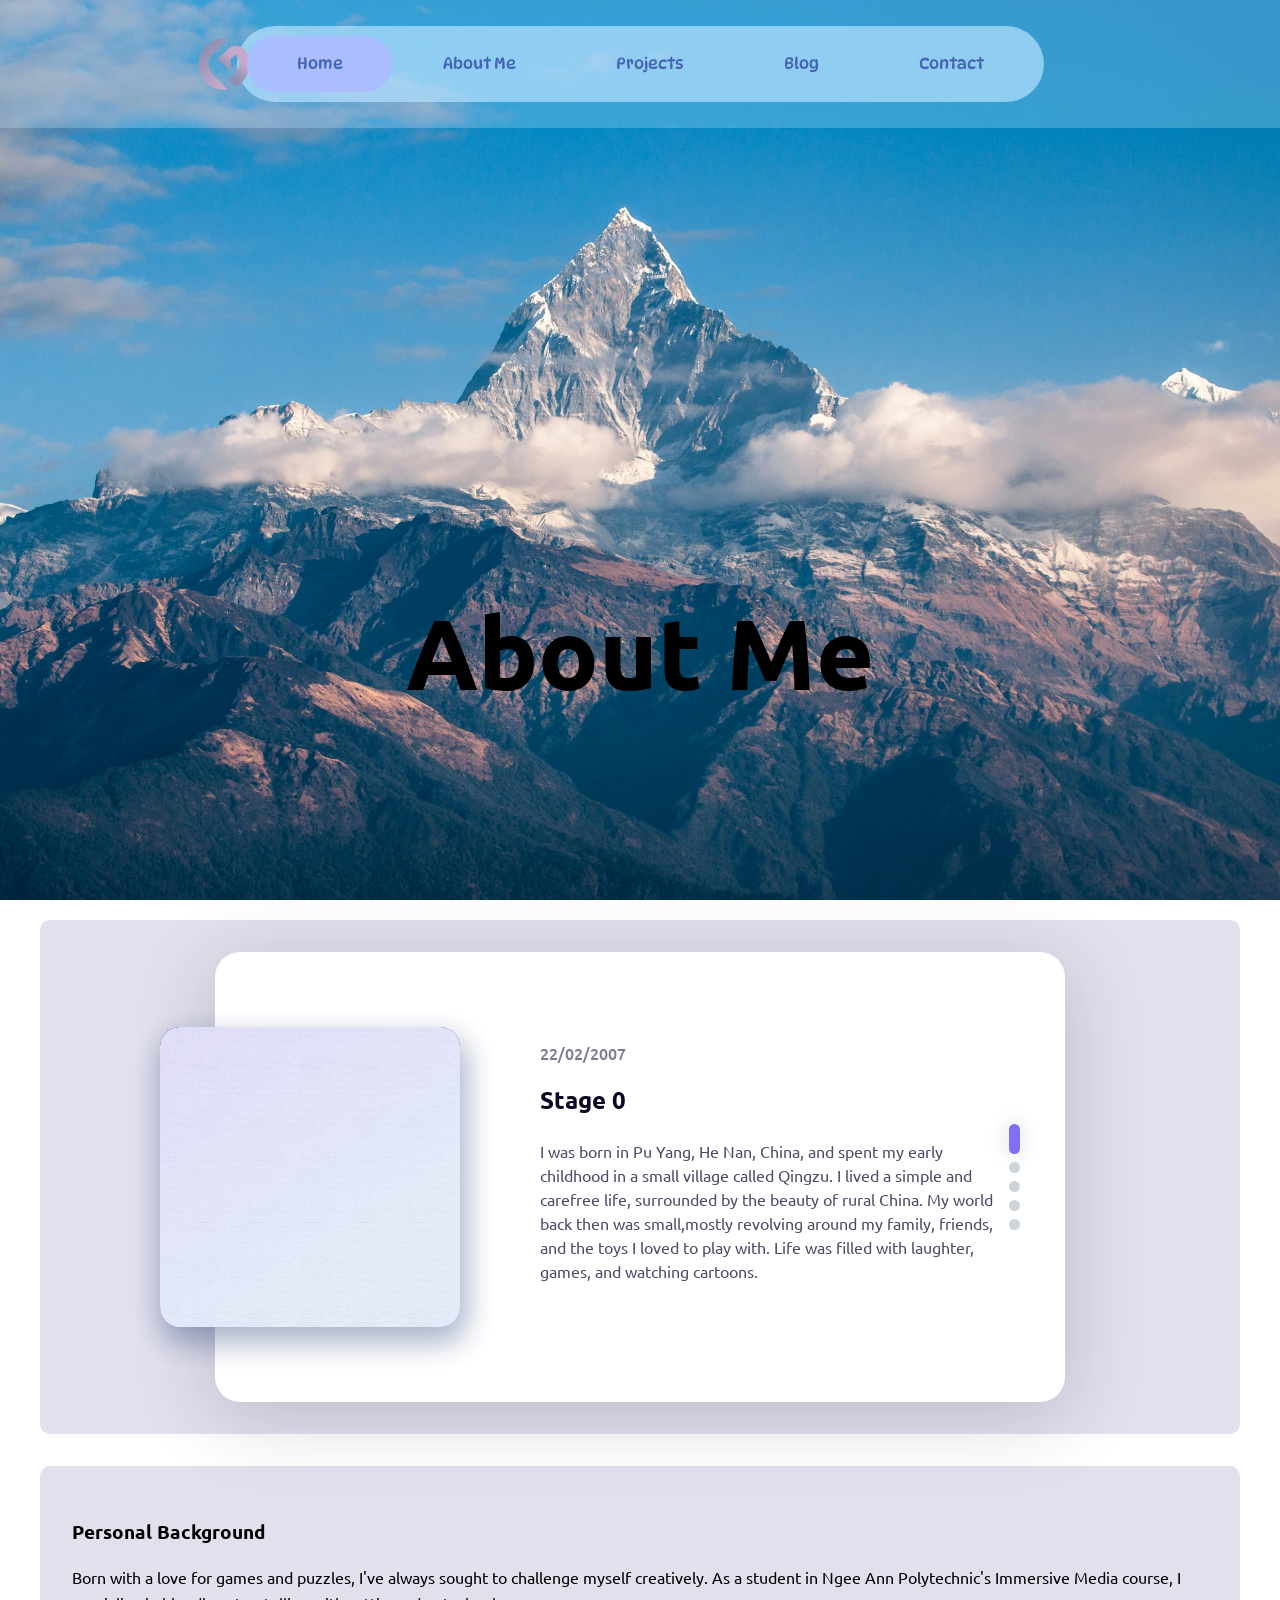
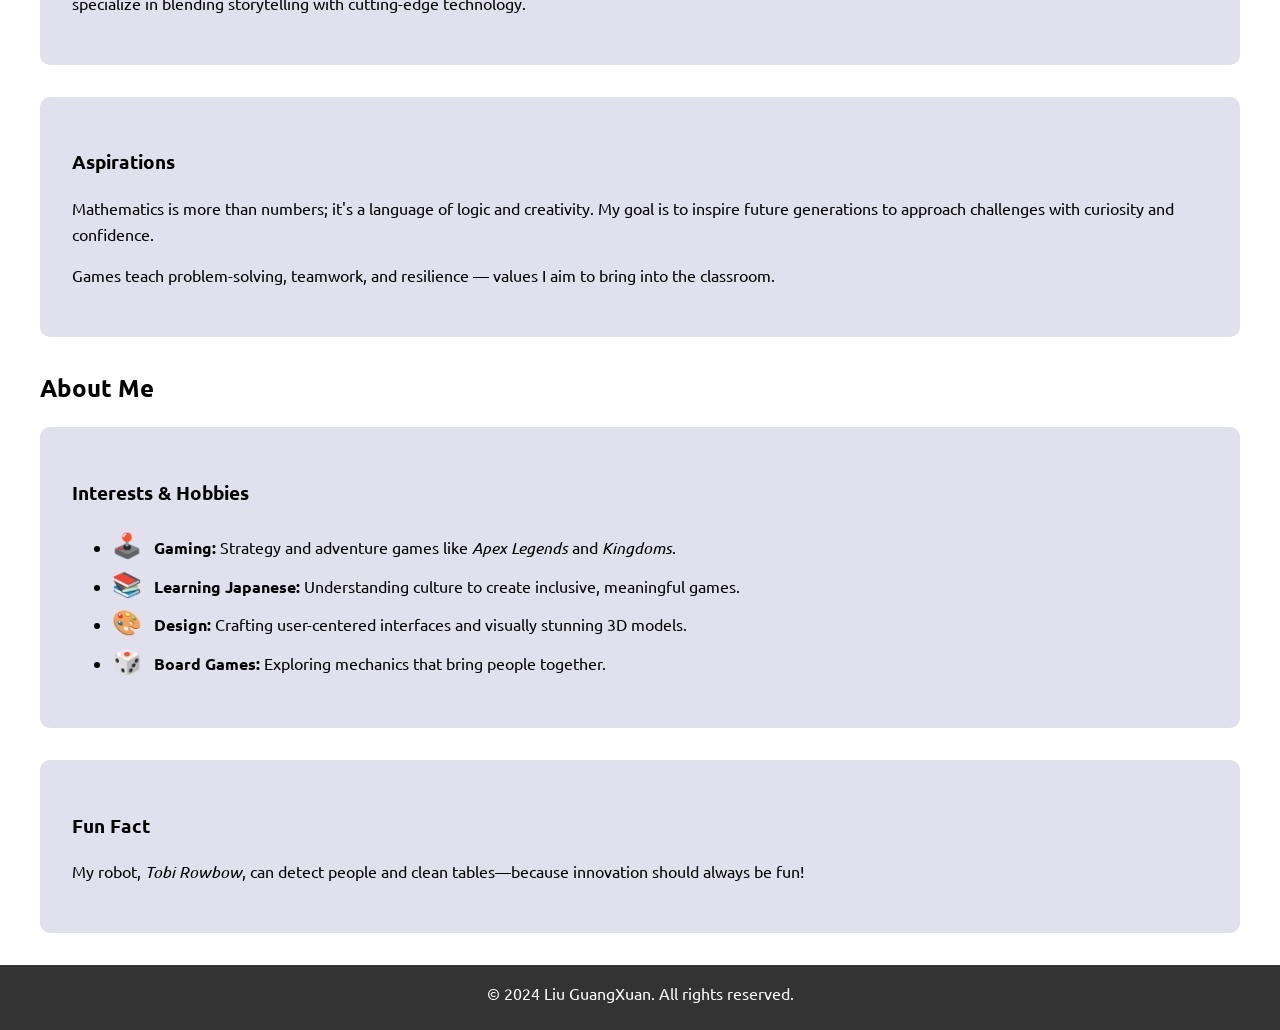
<file: public/about.html>
<!DOCTYPE html>
<html lang="en">
<head>
    <meta charset="UTF-8">
    <meta name="viewport" content="width=device-width, initial-scale=1.0">
    <title>Liu GuangXuan</title>
    <link rel="icon" href="imgs/icon.ico">
    <link rel="preconnect" href="https://fonts.googleapis.com">
    <link rel="preconnect" href="https://fonts.gstatic.com" crossorigin>
    <link href="https://fonts.googleapis.com/css2?family=DynaPuff:wght@400..700&family=Ubuntu:ital,wght@0,300;0,400;0,500;0,700;1,300;1,400;1,500;1,700&display=swap" rel="stylesheet">
    <link rel="stylesheet" href="Normalize.css">
    <link href="https://cdnjs.cloudflare.com/ajax/libs/font-awesome/6.0.0-beta3/css/all.min.css" rel="stylesheet">
    <link rel="stylesheet" href="https://unpkg.com/swiper@8/swiper-bundle.min.css"/>
    <link rel="stylesheet" href="styles.css">
    

</head>

<body>
    <header>
        <nav>
            <ul id="nav">
                <li class="slide1"></li>
                <li class="slide2"></li>
                <li><a href="index.html" data-page="home">Home</a></li>
                <li><a href="about.html" data-page="about">About Me</a></li>
                <li><a href="projects.html" data-page="projects">Projects</a></li>
                <li><a href="blog.html" data-page="blog">Blog</a></li>
                <li><a href="contact.html" data-page="contact">Contact</a></li>
            </ul>
            <img src="imgs/logo.png" alt="logo" class="logo">
        </nav>
        
    </header>
    <h1>About Me</h1>
    <div class="background"><h3>Liu GuangXuan</h3></div>

<main>
    <section>
    <div class="blog-slider">
        <div class="blog-slider_wrp swiper-wrapper">

            <div class="blog-slider_item swiper-slide">
                    <div class="blog-slider_img">
                        <img src="imgs\Me_s0.jpg" alt="Stage 0">
                    </div>
                        <div class="blog-slider_content">
                            <span class="blog-slider_code">22/02/2007</span>
                            <div class="blog-slider_title">Stage 0</div>
                            <div class="blog-slider_text">I was born in Pu Yang, He Nan, China, and spent my early childhood in a small village called Qingzu.
                                I lived a simple and carefree life, surrounded by the beauty of rural China. My world back then was small,mostly revolving 
                                around my family, friends, and the toys I loved to play with. Life was filled with laughter, games, and watching cartoons.
                            </div>
                    </div>
            </div>

            <div class="blog-slider_item swiper-slide">
                    <div class="blog-slider_img">
                        <img src="imgs/Me_s1.jpg" alt="Stage 1">
                    </div>
                        <div class="blog-slider_content">
                            <span class="blog-slider_code"></span>
                            <div class="blog-slider_title">Stage 1
                            </div>
                            <div class="blog-slider_text">At this stage, my perspective was limited—I hadn't yet opened my eyes to the vast world beyond my 
                                village. I didn't have any sense of the larger world, but I was content with the little things in my environment. My days 
                                were about enjoying the present, learning from those around me, and cherishing the closeness of family.Though my early life
                                was spent in a rural setting, the experiences and bonds I formed there laid the foundation for the person I am today. I may 
                                not have realized it back then, but those moments were quietly shaping my curiosity and desire to explore the world.</div>
                        </div>
                </div>

            <div class="blog-slider_item swiper-slide">
                    <div class="blog-slider_img">
                        <img src="imgs/Me_apsle.jpg" alt="Stage 2">
                    </div>
                        <div class="blog-slider_content">
                            <span class="blog-slider_code"></span>
                            <div class="blog-slider_title">Stage 2</div>
                            <div class="blog-slider_text">I began my primary school journey at West Spring Primary School, where I spent some of the most 
                                formative years of my life. This was a time of immense growth and learning, both academically and personally. I made lifelong
                                friends, explored my interests, and developed a sense of curiosity that continues to guide me today. The school fostered a 
                                nurturing environment that encouraged me to dream big and embrace challenges, laying a solid foundation for the person I am
                                becoming. I still remember the phrase that our principle has said"饮水思源". Which means to be grateful for all your blessings
                            </div>
                        </div>
                </div>

            <div class="blog-slider_item swiper-slide">
                    <div class="blog-slider_img">
                        <img src="imgs/Me_aolevel.jpg" alt="Stage 3">
                    </div>
                        <div class="blog-slider_content">
                            <span class="blog-slider_code"></span>
                            <div class="blog-slider_title">Stage 3</div>
                            <div class="blog-slider_text">My secondary school journey began at Chua Chu Kang Secondary School, a place where I truly began to 
                                explore my interests and grow both academically and personally. During these years, I gained a deeper understanding of the importance
                                of teamwork and resilience. Whether it was participating in group projects, sports events, or CCAs, the vibrant school community 
                                provided me with opportunities to challenge myself and discover new skills.I also made lifelong friendships and learned valuable 
                                lessons from my teachers, who inspired me to aim high and keep improving. These formative years shaped my personality and prepare
                                me for the exciting path ahead.</div>
                        </div>
            </div>

            <div class="blog-slider_item swiper-slide">
                    <div class="blog-slider_img">
                        <img src="imgs/Me_n.jpg" alt="Now">
                    </div>
                        <div class="blog-slider_content"> 
                            <span class="blog-slider_code"></span>
                            <div class="blog-slider_title">Now</div>
                            <div class="blog-slider_text">Currently, I am pursuing my diploma at Ngee Ann Polytechnic, where I’ve found a platform to dive into the
                                things I truly enjoy. This stage of my life is all about learning, experimenting, and growing in fields I am passionate about. Whether
                                it’s developing games, working on creative design projects, or exploring interactive media, each day is an opportunity to turn my ideas
                                into reality. This journey is not just about gaining knowledge—it’s about discovering who I am, building a foundation for my future career, 
                                and preparing to make a meaningful impact in the world of design and technology.
                            </div>
                        </div>
            </div>

            <div class="blog-slider_pagination"></div>
        </div>
    </div>
    </section>
        
        
        <section class="personal-background">
            <h3>Personal Background</h3>
            <p>Born with a love for games and puzzles, I've always sought to challenge myself creatively. As a student in Ngee Ann Polytechnic's Immersive Media course, I specialize in blending storytelling with cutting-edge technology.</p>
        </section>

        <section class="aspirations">
            <h3>Aspirations</h3>
            <p>Mathematics is more than numbers; it's a language of logic and creativity. My goal is to inspire future generations to approach challenges with curiosity and confidence.</p>
            <p>Games teach problem-solving, teamwork, and resilience — values I aim to bring into the classroom.</p>
        </section>
        <h2>About Me</h2>

        <section class="interests">
            <h3>Interests & Hobbies</h3>
            <ul>
                <li><span class="icon">🕹️</span> <strong>Gaming:</strong> Strategy and adventure games like <em>Apex Legends</em> and <em>Kingdoms</em>.</li>
                <li><span class="icon">📚</span> <strong>Learning Japanese:</strong> Understanding culture to create inclusive, meaningful games.</li>
                <li><span class="icon">🎨</span> <strong>Design:</strong> Crafting user-centered interfaces and visually stunning 3D models.</li>
                <li><span class="icon">🎲</span> <strong>Board Games:</strong> Exploring mechanics that bring people together.</li>
            </ul>
        </section>

        <section class="fun-fact">
            <h3>Fun Fact</h3>
            <p>My robot, <em>Tobi Rowbow</em>, can detect people and clean tables—because innovation should always be fun!</p>
        </section>
        
    </div>
    
</main>

    <footer>
        <p>&copy; 2024 Liu GuangXuan. All rights reserved.</p>
    </footer>

    <script src="https://ajax.googleapis.com/ajax/libs/jquery/3.7.1/jquery.min.js"></script>
    <script src="blog-slider.js"></script>
    <script src="https://unpkg.com/swiper@8/swiper-bundle.min.js"></script>
    <script src="script.js"></script>
    

</body>
</html>
</file>
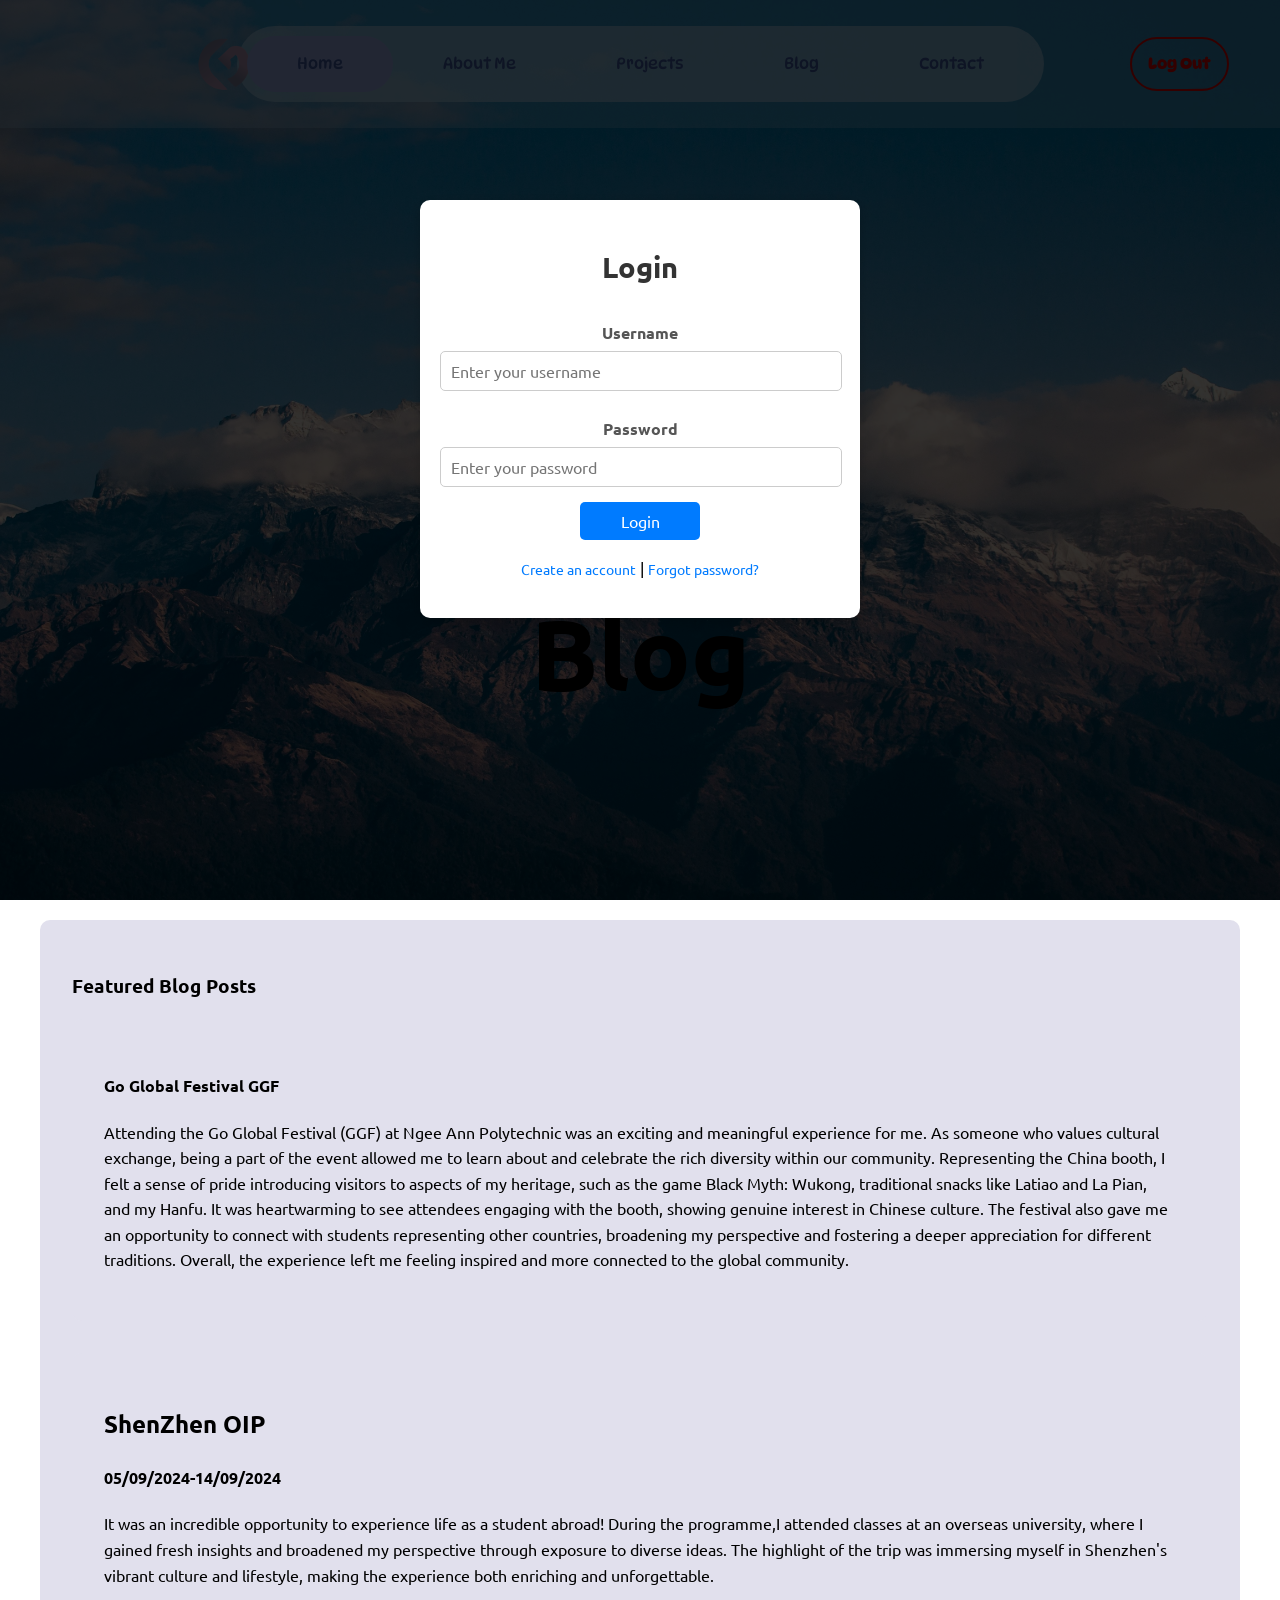
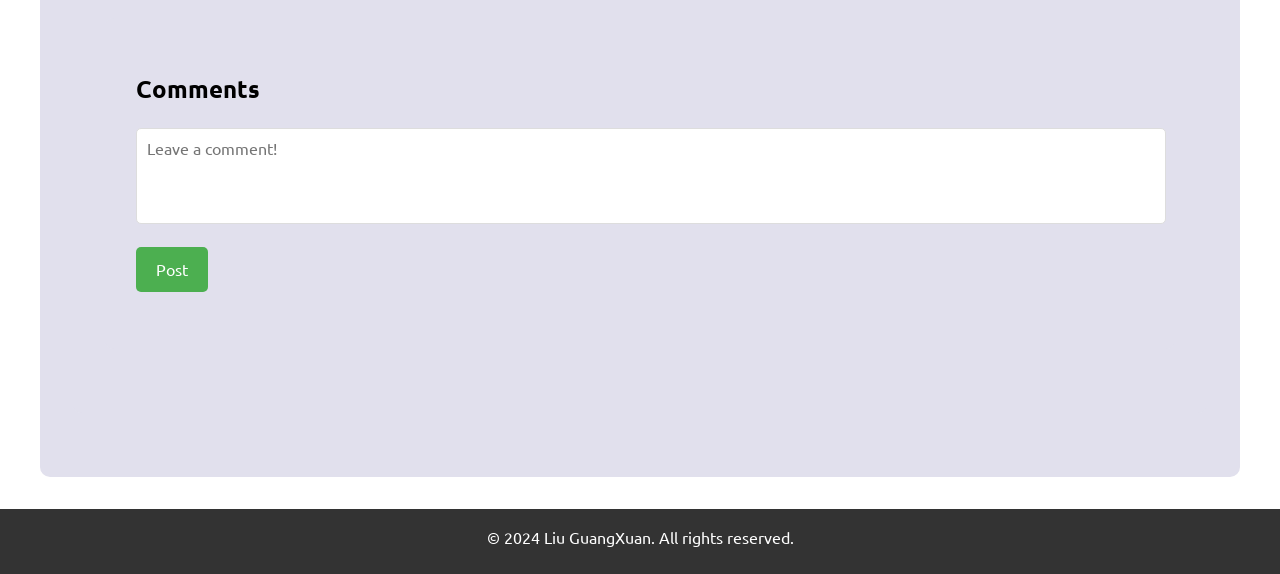
<file: public/blog.html>
<!DOCTYPE html>
<html lang="en">
<head>
    <meta charset="UTF-8">
    <meta name="viewport" content="width=device-width, initial-scale=1.0">
    <title>Liu GuangXuan</title>
    <link rel="icon" href="imgs/icon.ico">
    <link rel="preconnect" href="https://fonts.googleapis.com">
    <link rel="preconnect" href="https://fonts.gstatic.com" crossorigin>
    <link href="https://fonts.googleapis.com/css2?family=DynaPuff:wght@400..700&family=Ubuntu:ital,wght@0,300;0,400;0,500;0,700;1,300;1,400;1,500;1,700&display=swap" rel="stylesheet">
    <link rel="stylesheet" href="Normalize.css">
    <link href="https://cdnjs.cloudflare.com/ajax/libs/font-awesome/6.0.0-beta3/css/all.min.css" rel="stylesheet">
    <link rel="stylesheet" href="https://unpkg.com/swiper@8/swiper-bundle.min.css"/>
    <link rel="stylesheet" href="styles.css">
    

</head>

<body>
    <div id="loginModal" class="modal" role="dialog" aria-modal="true">
        <div class="modal-content">
            <h2>Login</h2>
            <form id="loginForm">
                <label for="username">Username</label>
                <input type="text" id="username" name="username" placeholder="Enter your username" required>
                
                <label for="password">Password</label>
                <input type="password" id="password" name="password" placeholder="Enter your password" required>
                
                <button type="submit">Login</button>
            </form>
            <p>
                <a href="#" id="showRegister">Create an account</a> | 
                <a href="#" id="forgotPassword">Forgot password?</a>
            </p>
        </div>
    </div>
    
    <div id="registerModal" class="modal" role="dialog" aria-modal="true" style="display:none;">
        <div class="modal-content">
            <h2>Create Account</h2>
            <form id="registerForm">
                <label for="newUsername">New Username</label>
                <input type="text" id="newUsername" name="newUsername" placeholder="Choose a username" required>
                
                <label for="newPassword">New Password</label>
                <input type="password" id="newPassword" name="newPassword" placeholder="Choose a password" required>
                
                <button type="submit">Register</button>
            </form>
        </div>
    </div>
    
    
    <header>
        <nav>
            <ul id="nav">
                <li class="slide1"></li>
                <li class="slide2"></li>
                <li><a href="index.html" data-page="home">Home</a></li>
                <li><a href="about.html" data-page="about">About Me</a></li>
                <li><a href="projects.html" data-page="projects">Projects</a></li>
                <li><a href="blog.html" data-page="blog">Blog</a></li>
                <li><a href="contact.html" data-page="contact">Contact</a></li>
            </ul>
            <img src="imgs/logo.png" alt="logo" class="logo">
            <button id="logoutButton" class="logout-button">Log Out</button>
        </nav>
        
    </header>
    <h1>Blog</h1>
    <div class="background"><h3>Liu GuangXuan</h3></div>

<main> 
    <section>
        <div class="featured-posts">
            <h3>Featured Blog Posts</h3>
            <section>
                <h4>Go Global Festival GGF</h4>
                <p>Attending the Go Global Festival (GGF) at Ngee Ann Polytechnic was an exciting and meaningful experience for me.
                    As someone who values cultural exchange, being a part of the event allowed me to learn about and celebrate
                    the rich diversity within our community. Representing the China booth, I felt a sense of pride introducing
                    visitors to aspects of my heritage, such as the game Black Myth: Wukong, traditional snacks like Latiao and
                    La Pian, and my Hanfu. It was heartwarming to see attendees engaging with the booth, showing genuine interest
                    in Chinese culture. The festival also gave me an opportunity to connect with students representing other 
                    countries, broadening my perspective and fostering a deeper appreciation for different traditions. Overall,
                    the experience left me feeling inspired and more connected to the global community.</p>
            </section>
            <section>
                <h2>ShenZhen OIP</h2>
                <h4>05/09/2024-14/09/2024</h4>
                <p>It was an incredible opportunity to experience life as a student abroad! During the programme,I attended classes
                    at an overseas university, where I gained fresh insights and broadened my perspective through exposure to diverse
                    ideas. The highlight of the trip was immersing myself in Shenzhen's vibrant culture and lifestyle, making the 
                    experience both enriching and unforgettable.</p>
                <section class="comments">
                    <h2>Comments</h2>
                    <div class="comment-form">
                        <textarea id="comment-input" placeholder="Leave a comment!" rows="4"></textarea>
                        <button id="submit-comment" class="btn">Post</button>
                    </div>
                    <ul id="comment-list" class="comment-list"></ul>
                </section>
            </section>
</main>

    <footer>
        <p>&copy; 2024 Liu GuangXuan. All rights reserved.</p>
    </footer>
    <script src="https://ajax.googleapis.com/ajax/libs/jquery/3.7.1/jquery.min.js"></script>
    <script src="blog-slider.js"></script>
    <script src="https://unpkg.com/swiper@8/swiper-bundle.min.js"></script>
    <script src="script.js"></script>
</body>
</html>
</file>
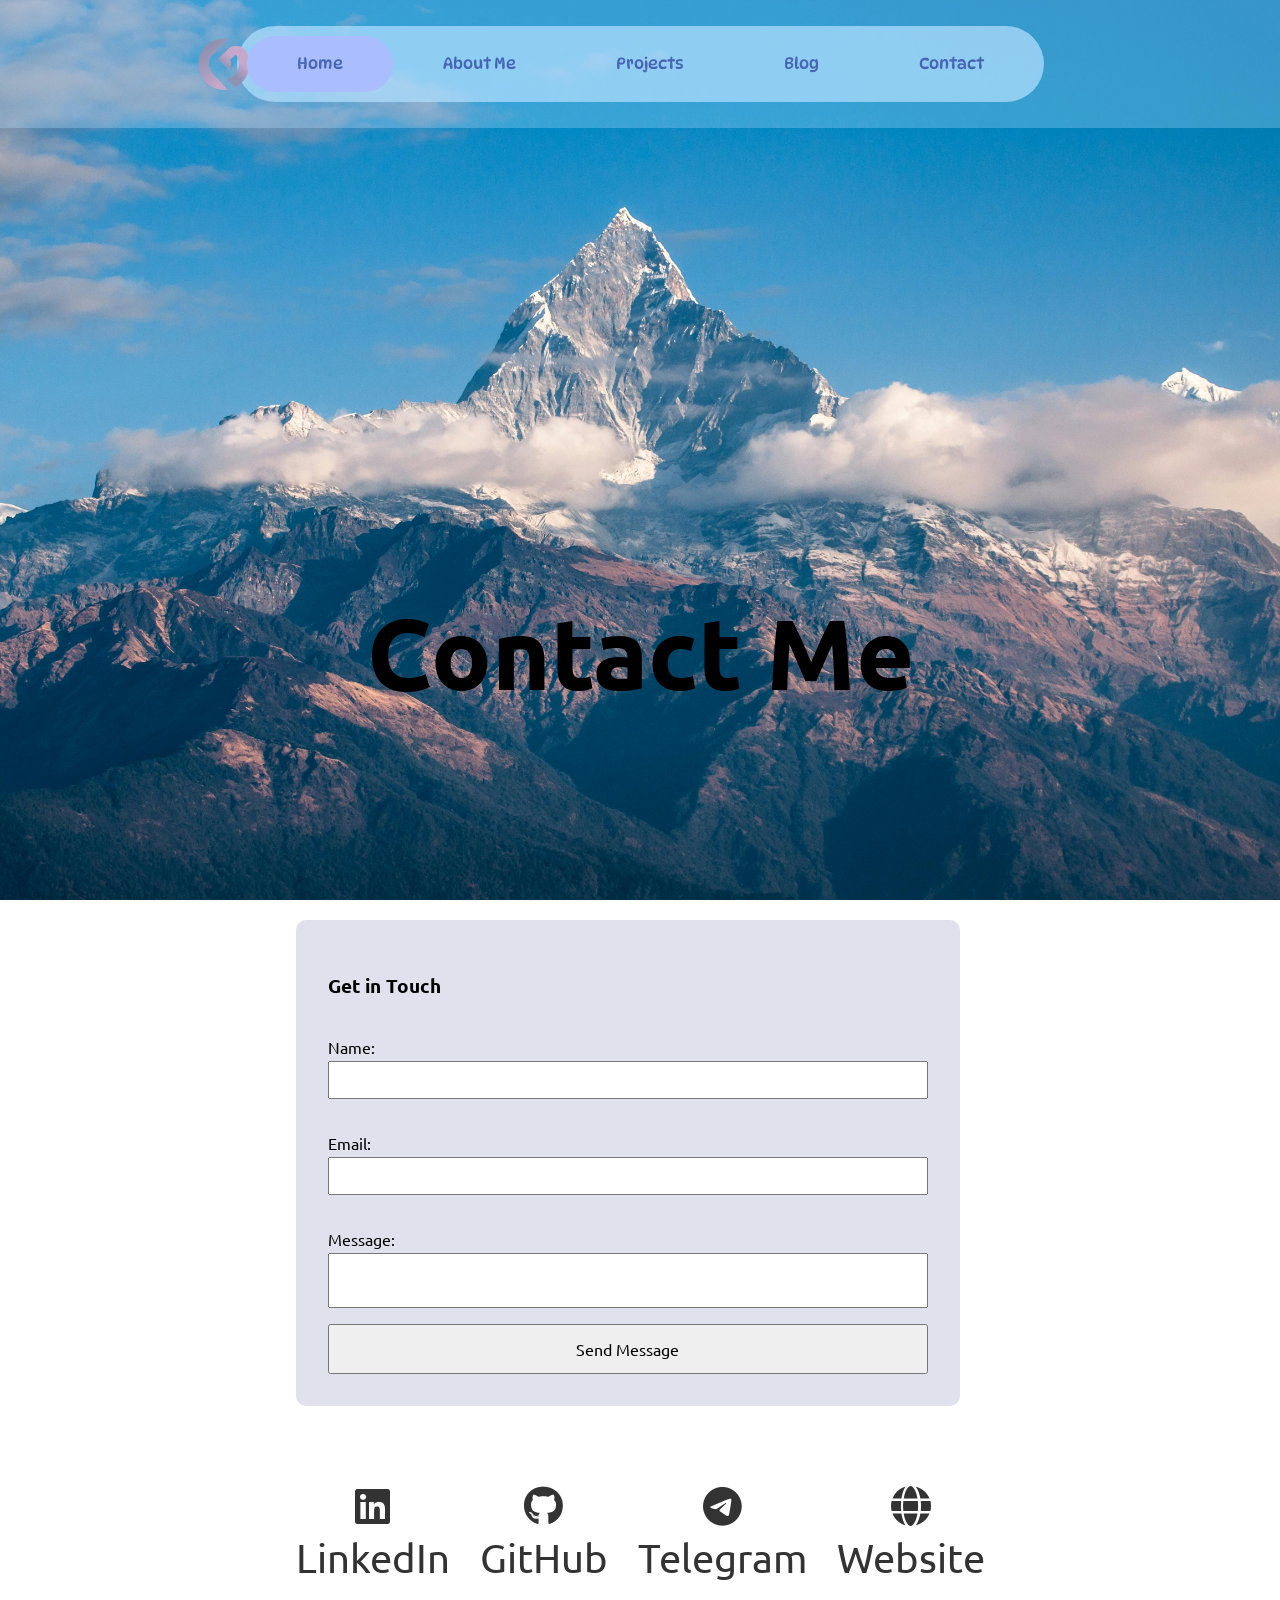
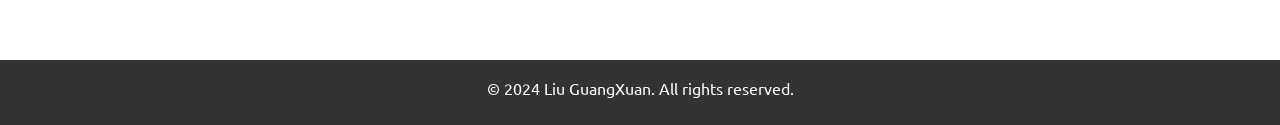
<file: public/contact.html>
<!DOCTYPE html>
<html lang="en">
<head>
    <meta charset="UTF-8">
    <meta name="viewport" content="width=device-width, initial-scale=1.0">
    <title>Liu GuangXuan</title>
    <link rel="icon" href="imgs/icon.ico">
    <link rel="preconnect" href="https://fonts.googleapis.com">
    <link rel="preconnect" href="https://fonts.gstatic.com" crossorigin>
    <link href="https://fonts.googleapis.com/css2?family=DynaPuff:wght@400..700&family=Ubuntu:ital,wght@0,300;0,400;0,500;0,700;1,300;1,400;1,500;1,700&display=swap" rel="stylesheet">
    <link rel="stylesheet" href="Normalize.css">
    <link href="https://cdnjs.cloudflare.com/ajax/libs/font-awesome/6.0.0-beta3/css/all.min.css" rel="stylesheet">
    <link rel="stylesheet" href="https://unpkg.com/swiper@8/swiper-bundle.min.css"/>
    <link rel="stylesheet" href="styles.css">
    

</head>

<body>
    <header>
        <nav>
            <ul id="nav">
                <li class="slide1"></li>
                <li class="slide2"></li>
                <li><a href="index.html" data-page="home">Home</a></li>
                <li><a href="about.html" data-page="about">About Me</a></li>
                <li><a href="projects.html" data-page="projects">Projects</a></li>
                <li><a href="blog.html" data-page="blog">Blog</a></li>
                <li><a href="contact.html" data-page="contact">Contact</a></li>
            </ul>
            <img src="imgs/logo.png" alt="logo" class="logo">
        </nav>
        
    </header>
    <h1>Contact Me</h1>
    <div class="background"><h3>Liu GuangXuan</h3></div>

<main>
        <section class="contact-form">
            <h3>Get in Touch</h3>
            <form id="contact-form">
                <label for="name">Name:</label>
                <input type="text" id="name" name="name" required>

                <label for="email">Email:</label>
                <input type="email" id="email" name="email" required>

                <label for="message">Message:</label>
                <textarea id="message" name="message" required></textarea>

                <button id="sb" type="submit">Send Message</button>
            </form>
        </section>

    <div class="social-media-icons">
        <!-- LinkedIn -->
        <a href="https://www.linkedin.com/in/liuguangxuan/" class="social-icon" target="_blank">
            <i class="fab fa-linkedin"></i>
            <span>LinkedIn</span>
        </a>
            
        <!-- GitHub -->
        <a href="https://github.com/Jinghua2128" class="social-icon github" target="_blank">
            <i class="fab fa-github"></i>
            <span>GitHub</span>
        </a>
    
        <!-- Telegram -->
        <a href="https://t.me/longmai2128" class="social-icon telegram" target="_blank">
            <i class="fab fa-telegram"></i>
            <span>Telegram</span>
        </a>
    
        <!-- Website -->
        <a href="https://jinghua2128.github.io/NP-FED/" class="social-icon" target="_blank">
            <i class="fas fa-globe"></i>
            <span>Website</span>
        </a>
    </div>
</main>

    <footer>
        <p>&copy; 2024 Liu GuangXuan. All rights reserved.</p>
    </footer>

    <script src="https://ajax.googleapis.com/ajax/libs/jquery/3.7.1/jquery.min.js"></script>
    <script src="blog-slider.js"></script>
    <script src="https://unpkg.com/swiper@8/swiper-bundle.min.js"></script>
    <script src="script.js"></script>
</body>
</html>
</file>
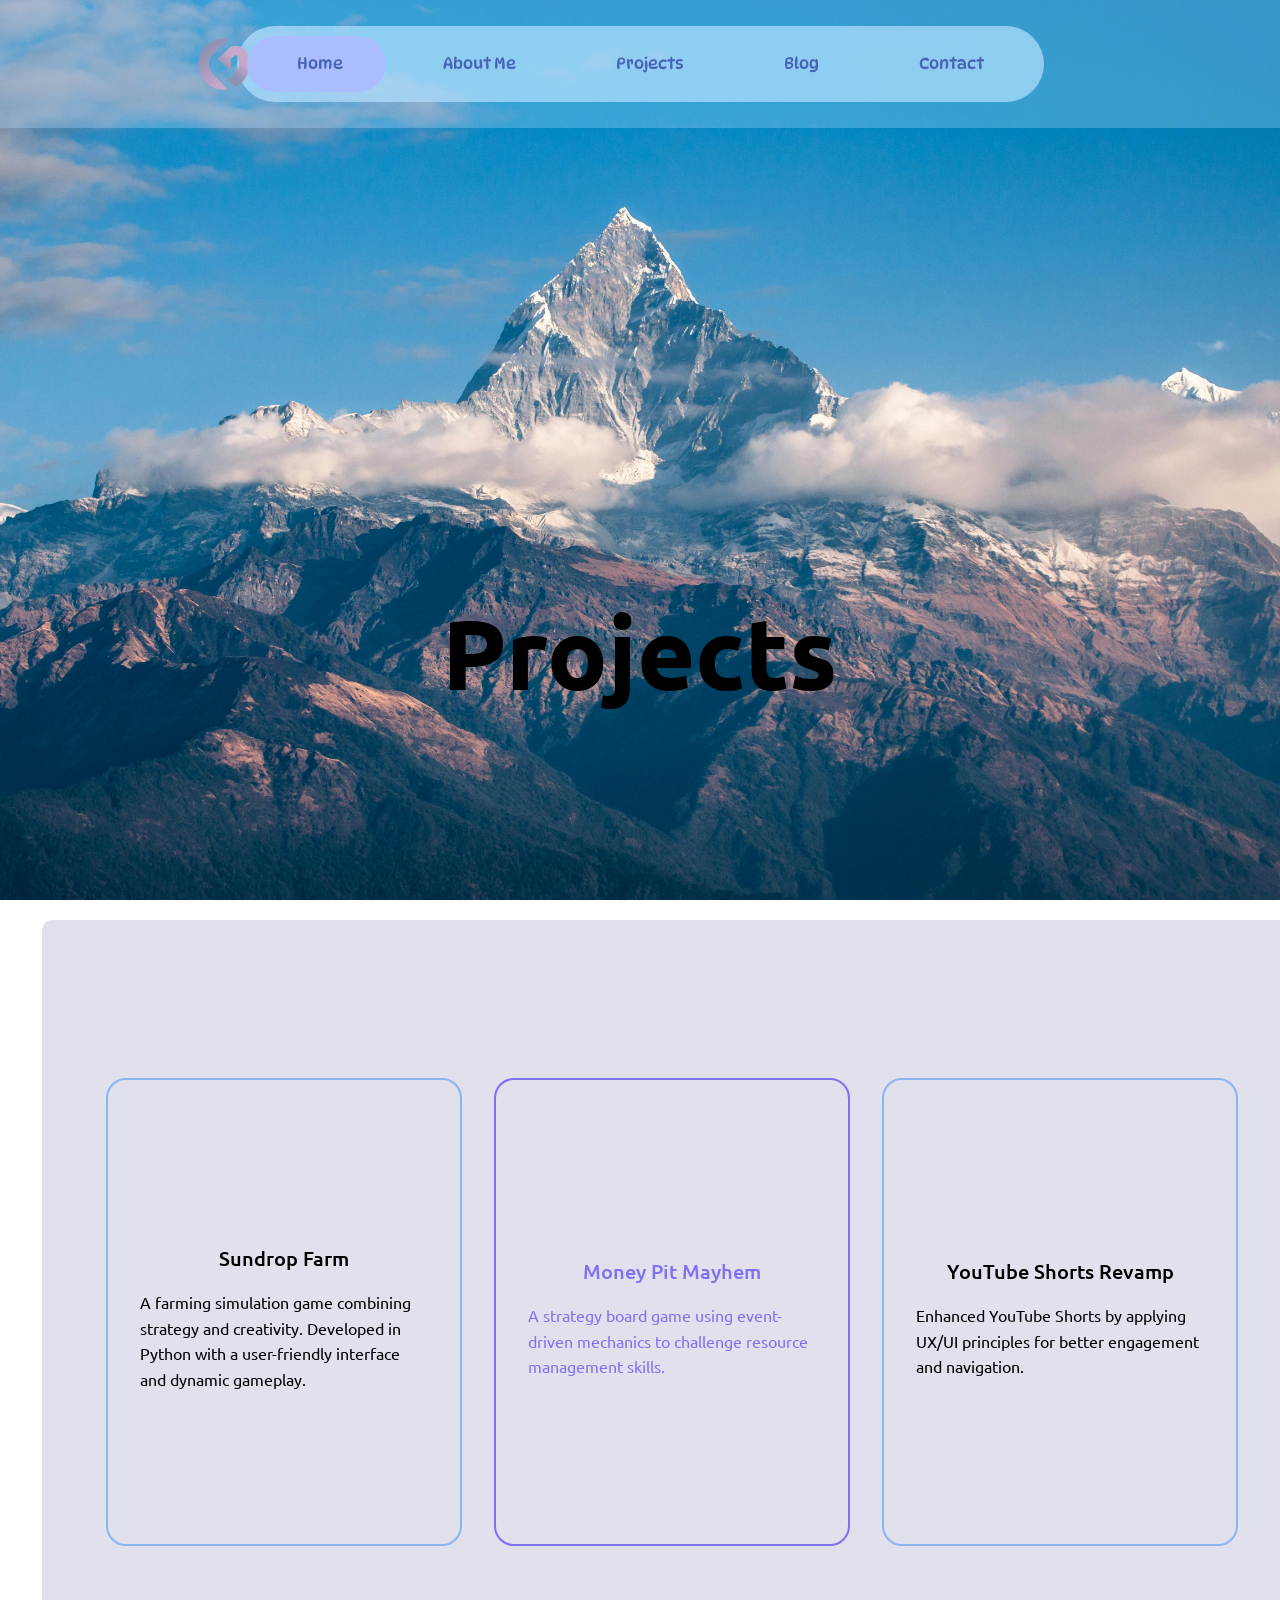
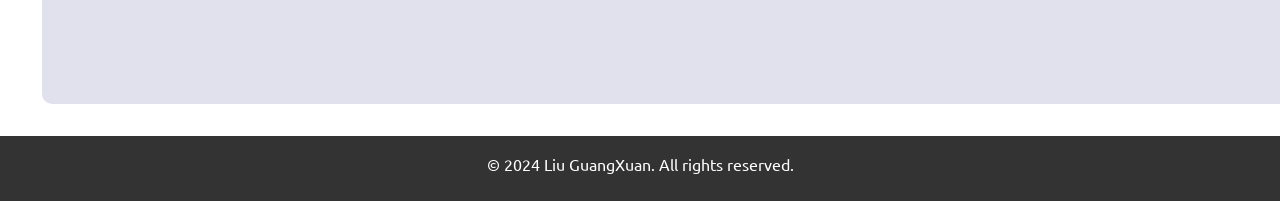
<file: public/projects.html>
<!DOCTYPE html>
<html lang="en">
<head>
    <meta charset="UTF-8">
    <meta name="viewport" content="width=device-width, initial-scale=1.0">
    <title>Liu GuangXuan</title>
    <link rel="icon" href="imgs/icon.ico">
    <link rel="preconnect" href="https://fonts.googleapis.com">
    <link rel="preconnect" href="https://fonts.gstatic.com" crossorigin>
    <link href="https://fonts.googleapis.com/css2?family=DynaPuff:wght@400..700&family=Ubuntu:ital,wght@0,300;0,400;0,500;0,700;1,300;1,400;1,500;1,700&display=swap" rel="stylesheet">
    <link rel="stylesheet" href="Normalize.css">
    <link href="https://cdnjs.cloudflare.com/ajax/libs/font-awesome/6.0.0-beta3/css/all.min.css" rel="stylesheet">
    <link rel="stylesheet" href="https://unpkg.com/swiper@8/swiper-bundle.min.css"/>
    <link rel="stylesheet" href="styles.css">
    

</head>

<body>
    <header>
        <nav>
            <ul id="nav">
                <li class="slide1"></li>
                <li class="slide2"></li>
                <li><a href="index.html">Home</a></li>
                <li><a href="about.html">About Me</a></li>
                <li><a href="projects.html">Projects</a></li>
                <li><a href="blog.html">Blog</a></li>
                <li><a href="contact.html">Contact</a></li>
            </ul>
            <img src="imgs/logo.png" alt="logo" class="logo">
        </nav>
        
    </header>
<h1>Projects</h1>
<div class="background"><h3>Liu GuangXuan</h3></div>

<main>
        <div>
            <section class="project_container">
                <div class="box">
                    <div class="content">
                        <h4>Sundrop Farm</h4>
                        <p>A farming simulation game combining strategy and creativity. Developed in Python with a user-friendly interface and dynamic gameplay.</p>
                    </div>
                    <span></span>
                </div>
                <div class="box">
                    <div    class="content">
                        <h4>Money Pit Mayhem</h4>
                        <p>A strategy board game using event-driven mechanics to challenge resource management skills.</p>
                    </div>
                    <span></span>
                </div>
                <div class="box">
                    <div class="content">
                        <h4>YouTube Shorts Revamp</h4>
                        <p>Enhanced YouTube Shorts by applying UX/UI principles for better engagement and navigation.</p>
                    </div>
                    <span></span>
                </div>
            </section>
        </div>
    </div>
</main>

    <footer>
        <p>&copy; 2024 Liu GuangXuan. All rights reserved.</p>
    </footer>
    <script src="https://ajax.googleapis.com/ajax/libs/jquery/3.7.1/jquery.min.js"></script>
    <script src="blog-slider.js"></script>
    <script src="https://unpkg.com/swiper@8/swiper-bundle.min.js"></script>
    <script src="script.js"></script>
</body>
</html>
</file>
<file: styles.css>
/* General styling */
body {
    font-family: "Ubuntu", sans-serif;
    line-height: 1.6;
    color: #000000;
    background: #ffffff;
    padding: 0;
    height: 100%;
    margin: 0;
    display: flex;
    flex-direction: column;
    height: 100%;
    transition: background-color 0.3s ease, color 0.3s ease;
    
}

/* Section styling */
section {
    padding: 2rem;
    background: #e1e0ed;
    border-radius: 10px;
    margin-bottom: 2rem;
}

/* Flex container styling */
.flex-container {
    display: flex;
    flex-direction: column;
    min-height: 100vh;
}

/* Content wrapper styling */
.content-wrapper {
    flex: 1 0 auto;
}

/* Background styling */
.background{
    max-width: 100%;
    background-image: url(imgs/bg.jpg);  
    background-size: cover;
    background-position: 50% 50%;
    height: 100vh;
    font: 350 8rem '';
    font-family: "DynaPuff", serif;
    -webkit-background-clip: text;
    -webkit-text-fill-color: transparent;
    position: relative;
    text-align: center;
    overflow: hidden;
    background-repeat: no-repeat;
    margin-bottom: 20px;
    
}

/* Before pseudo-element styling */
.background::before{
    content: '';
    background-size: cover;
    background-image: inherit;
    background-position: 50% 50%;
    position: absolute;
    top: 0;
    left: 0;
    bottom: 0;
    right: 0;
    z-index: -99;

}

/* H1 styling */
h1{
    font-size: 100px;
    position: absolute;
    text-align: center;
    width: 100%;
    bottom: 100px;

}

/* Project container styling */
.project_container{
    width: 100%;
    height: 80vh; 
    display: flex;
    justify-content: center;
    align-items: center;
    gap: 2rem;
    flex-direction: row;
    

}

/* Box styling */
.project_container .box{
    position: relative;
    width: 18rem;
    height: 25rem;
    border: 2px solid#8bb5f3;
    border-radius: 20px;
    display: flex;
    align-items: center;
    padding: 2rem;
    color:black; ;
    overflow: hidden;

}

/* Second box styling */
.project_container .box:nth-child(2){
    color: #7e71f3;
    border-color: #7e71f3;
    
}

/* Content h4 styling */
.content h4{
    font-size: 20px;
    text-align: center;
    font-weight: 500;
    margin-bottom: 10px;
}

/* Box span styling */
.box span{
    position: absolute;
    display: block;
    width: 0;
    height: 0;
    border-radius: 50%;
    background:rgb(139, 181, 243, 0.6);
    transition: 0.3s;
    transform: translate(-50%, -50%);

}

/* Box hover span styling */
.box:hover span{
    width: 300px;
    height: 300px;
}

/* Main styling */
main {
    max-width: 1200px;
    padding: 0 1rem;
    margin: 0 auto;
    flex: 1;

}

/* Header styling */
header {
    background-color: rgba(181, 226, 255, 0.3);
    position: absolute;
    top: 0;
    width: 100%;
    z-index: 10;
}

/* Nav styling */
nav{
    display: flex;
    justify-content: space-around;
    align-items: center;
    padding: 10px;
}

/* Nav list styling */
#nav {

    align-items: center;
    position: relative;
    border: none;
    border-radius: 10em;
    display: flex;
    list-style: none;
    background: rgb(181,226,255,0.7);
    padding: 10px;

}

/* Nav list item styling */
#nav li a {
    position: relative;
    padding: 15px 50px;
    font-family: "DynaPuff", serif;
    border: none;
    outline: none;
    color: rgb(70, 100, 180);
    display: inline-block;
    text-decoration: none;
    z-index: 3;
}

/* Slide1 styling */
.slide1,
.slide2 {
    position: absolute;
    display: inline-block;
    height: 55.59px;
    border-radius: 10em;
    transition: all 0.6s cubic-bezier(0.23, 1, 0.32, 1.05);
}

/* Slide1 styling */
.slide1 {
    background-color: rgb(170, 190, 255);
    z-index: 2; 
}

/* Slide2 styling */
.slide2 {
    opacity: 0;
    background-color: rgba(170, 190, 255, .5);
    z-index: 1;
    box-shadow: 0 0 20px #ffffffaa inset;
}

/* Squeeze styling */
.squeeze {
    transform: scale(0.9);
}

/* Text styling */
.text{
    padding-top: -20px;

}

/* Intro styling */
.intro{
    display: flex;
    padding: 0;
    
}

/* Logo styling */
.logo{
    width: 5%;
    position: absolute;
    left: 15%;
    
}

/* Skills ul styling */
.skills ul {
    list-style-type: none;
    padding: 0;

}

/* Skills li styling */
.skills li {
    margin-bottom: 1rem;

}

/* Icon styling */
.icon {
    font-size: 1.5rem;
    margin-right: 0.5rem;

}

/* Blog slider styling */
.blog-slider {
    width: 95%;
    position: relative;
    max-width: 800px;
    margin: auto;
    background: #fff;
    box-shadow: 0px 14px 80px rgba(34, 35, 58, 0.2);
    padding: 25px;
    border-radius: 25px;
    height: 400px;
    transition: all 0.3s;
}

/* Blog slider item styling */
.blog-slider_item {
    display: flex;
    align-items: center;
}
.blog-slider {
    width: 95%;
    position: relative;
    max-width: 800px;
    margin: auto;
    background: #fff;
    box-shadow: 0px 14px 80px rgba(34, 35, 58, 0.2);
    padding: 25px;
    border-radius: 25px;
    height: 400px;
    transition: all 0.3s;
}

/* Media query for blog slider */
@media screen and (max-width: 992px) {
    .blog-slider {
    max-width: 680px;
    height: 400px;
    }
}

/* Media query for blog slider */
@media screen and (max-width: 768px) {
    .blog-slider {
    min-height: 500px;
    height: auto;
    margin: 180px auto;
    }
}

/* Media query for blog slider */
@media screen and (max-height: 500px) and (min-width: 992px) {
    .blog-slider {
    height: 350px;
    }
}

/* Blog slider item styling */
.blog-slider_item {
    display: flex;
    align-items: center;
}

/* Media query for blog slider item */
@media screen and (max-width: 768px) {
    .blog-slider_item {
    flex-direction: column;
    }
}

/* Blog slider item swiper-slide-active styling */
.blog-slider_item.swiper-slide-active .blog-slider_img img {
    opacity: 1;
    transition-delay: 0.3s;
}

  /* Blog slider item swiper-slide-active content styling */
  .blog-slider_item.swiper-slide-active .blog-slider_content > * {
    opacity: 1;
    transform: none;
}

  /* Blog slider item swiper-slide-active content nth-child styling */
  .blog-slider_item.swiper-slide-active .blog-slider_content > *:nth-child(1) {
    transition-delay: 0.3s;
}

  .blog-slider_item.swiper-slide-active .blog-slider_content > *:nth-child(2) {
    transition-delay: 0.4s;
}

  .blog-slider_item.swiper-slide-active .blog-slider_content > *:nth-child(3) {
    transition-delay: 0.5s;
}

  .blog-slider_item.swiper-slide-active .blog-slider_content > *:nth-child(4) {
    transition-delay: 0.6s;
}

  .blog-slider_item.swiper-slide-active .blog-slider_content > *:nth-child(5) {
    transition-delay: 0.7s;
}

  .blog-slider_item.swiper-slide-active .blog-slider_content > *:nth-child(6) {
    transition-delay: 0.8s;
}

  .blog-slider_item.swiper-slide-active .blog-slider_content > *:nth-child(7) {
    transition-delay: 0.9s;
}

  .blog-slider_item.swiper-slide-active .blog-slider_content > *:nth-child(8) {
    transition-delay: 1s;
}

  .blog-slider_item.swiper-slide-active .blog-slider_content > *:nth-child(9) {
    transition-delay: 1.1s;
}

  .blog-slider_item.swiper-slide-active .blog-slider_content > *:nth-child(10) {
    transition-delay: 1.2s;
}

  .blog-slider_item.swiper-slide-active .blog-slider_content > *:nth-child(11) {
    transition-delay: 1.3s;
}

  .blog-slider_item.swiper-slide-active .blog-slider_content > *:nth-child(12) {
    transition-delay: 1.4s;
}

  .blog-slider_item.swiper-slide-active .blog-slider_content > *:nth-child(13) {
    transition-delay: 1.5s;
}

  .blog-slider_item.swiper-slide-active .blog-slider_content > *:nth-child(14) {
    transition-delay: 1.6s;
}

  .blog-slider_item.swiper-slide-active .blog-slider_content > *:nth-child(15) {
    transition-delay: 1.7s;
}

/* Blog slider img styling */
.blog-slider_img {
    width: 300px;
    flex-shrink: 0;
    height: 300px;
    background-image: linear-gradient(147deg, #7e71f3 0%, #8bb5f3 74%);
    box-shadow: 4px 13px 30px 1px rgba(11, 39, 100, 0.2);
    border-radius: 20px;
    transform: translateX(-80px);
    overflow: hidden;
}

/* Blog slider img after styling */
.blog-slider_img:after {
    content: "";
    position: absolute;
    top: 0;
    left: 0;
    width: 100%;
    height: 100%;
    background-image: linear-gradient(147deg, #7e71f3 0%, #8bb5f3 74%);
    border-radius: 20px;
    opacity: 0.2;
}

/* Blog slider img img styling */
.blog-slider_img img {
    width: 100%;
    height: 100%;
    object-fit: cover;
    display: block;
    opacity: 0;
    border-radius: 20px;
    transition: all 0.3s;
}

/* Media query for blog slider img */
@media screen and (max-width: 768px) {
    .blog-slider_img {
    transform: translateY(-50%);
    width: 90%;
    }
}

/* Media query for blog slider img */
@media screen and (max-width: 576px) {
    .blog-slider_img {
    width: 95%;
    }
}

/* Media query for blog slider img */
@media screen and (max-height: 500px) and (min-width: 992px) {
    .blog-slider_img {
    height: 270px;
    }
}

/* Blog slider content styling */
.blog-slider_content {
    padding-right: 25px;
}

/* Media query for blog slider content */
@media screen and (max-width: 768px) {
    .blog-slider_content {
    margin-top: -80px;
    text-align: center;
    padding: 0 30px;
    }
}

/* Media query for blog slider content */
@media screen and (max-width: 576px) {
    .blog-slider_content {
    padding: 0;
    }
}

  /* Blog slider content > * styling */
  .blog-slider_content > * {
    opacity: 0;
    transform: translateY(25px);
    transition: all 0.4s;
}

/* Blog slider code styling */
.blog-slider_code {
    color: #7b7992;
    margin-bottom: 15px;
    display: block;
    font-weight: 500;
}

/* Blog slider title styling */
.blog-slider_title {
    font-size: 24px;
    font-weight: 700;
    color: #0d0925;
    margin-bottom: 20px;
}

/* Blog slider text styling */
.blog-slider_text {
    color: #4e4a67;
    margin-bottom: 30px;
    line-height: 1.5em;
}

/* Blog slider button styling */
.blog-slider_button {
    display: inline-flex;
    background-image: linear-gradient(147deg, #7e71f3 0%, #8bb5f3 74%);
    padding: 15px 35px;
    border-radius: 50px;
    color: #fff;
    box-shadow: 0px 14px 80px rgba(11, 39, 100, 0.2);
    text-decoration: none;
    font-weight: 500;
    justify-content: center;
    text-align: center;
    letter-spacing: 1px;
}

/* Media query for blog slider button */
@media screen and (max-width: 576px) {
    .blog-slider_button {
    width: 100%;
    }
}

/* Blog slider pagination styling */
.blog-slider .swiper-container-horizontal > .swiper-pagination-bullets, .blog-slider .swiper-pagination-custom, .blog-slider .swiper-pagination-fraction {
    bottom: 10px;
    left: 0;
    width: 100%;
}

/* Blog slider pagination styling */
.blog-slider_pagination {
    position: absolute;
    z-index: 21;
    right: 20px;
    width: 11px !important;
    text-align: center;
    left: auto !important;
    top: 50%;
    bottom: auto !important;
    transform: translateY(-50%);
}

/* Media query for blog slider pagination */
@media screen and (max-width: 768px) {
    .blog-slider_pagination {
    transform: translateX(-50%);
    left: 50% !important;
    top: 205px;
    width: 100% !important;
    display: flex;
    justify-content: center;
    align-items: center;
    }
}

/* Blog slider pagination bullets styling */
.blog-slider_pagination.swiper-pagination-bullets .swiper-pagination-bullet {
    margin: 8px 0;
}

/* Media query for blog slider pagination bullets */
@media screen and (max-width: 768px) {
    .blog-slider_pagination.swiper-pagination-bullets .swiper-pagination-bullet {
margin: 0 5px;
    }
}

/* Blog slider pagination bullet styling */
.blog-slider_pagination .swiper-pagination-bullet {
    width: 11px;
    height: 11px;
    display: block;
    border-radius: 10px;
    background: #062744;
    opacity: 0.2;
    transition: all 0.3s;
}

/* Blog slider pagination bullet active styling */
.blog-slider_pagination .swiper-pagination-bullet-active {
    opacity: 1;
    background: #7e71f3;
    height: 30px;
    box-shadow: 0px 0px 20px rgba(11, 39, 100, 0.2);;
}

/* Media query for blog slider pagination bullet active */
@media screen and (max-width: 768px) {
    .blog-slider_pagination .swiper-pagination-bullet-active {
    height: 11px;
    width: 30px;
    }
}



/* Project styling */
.project {
    margin-bottom: 2rem;
    border: 1px solid #ddd;
    padding: 1rem;
    border-radius: 5px;

}

/* Project img styling */
.project img {
    max-width: 100%;
    height: auto;

}

/* General styling */
article {
    max-width: 1200px;
    margin-bottom: 2rem;
    border-bottom: 1px solid #ddd;
    padding-bottom: 1rem;

}

/* Form styling */
form {
    display: flex;
    flex-direction: column;

}

/* Label styling */
label {
    margin-top: 1rem;

}

/* Input and textarea styling */
input, textarea {
    margin-bottom: 1rem;
    padding: 0.5rem;

}

/* Footer styling */
footer { 
    height: 60px;
    text-align: center;
    padding-bottom: 5px;
    background: #333;
    color: #fff;
    width: 100%;
    
}

/* Skills section styling */
.skills {
    background-color: #f0f0f0;
    padding: 2rem 0;
    margin-top: 2rem;
}

/* Skills title styling */
.skills h2 {
    text-align: center;
    margin-bottom: 1.5rem;
    color: #333;
}

/* Skills container styling */
.skills-container {
    display: flex;
    justify-content: space-around;
    flex-wrap: wrap;
    gap: 1.5rem;
    max-width: 1200px;
    margin: 0 auto;
}

/* Skill item styling */
.skill-item {
    background-color: white;
    border-radius: 8px;
    box-shadow: 0 4px 6px rgba(0, 0, 0, 0.1);
    padding: 1.5rem;
    width: calc(33.33% - 1rem);
    min-width: 250px;
    transition: transform 0.3s ease;
}

/* Skill item hover effect */
.skill-item:hover {
    transform: translateY(-5px);
}

/* Skill item title styling */
.skill-item h3 {
    color: #7e71f3;
    margin-bottom: 0.5rem;
}

/* Media query for skill items on smaller screens */
@media (max-width: 768px) {
    .skill-item {
        width: calc(50% - 1rem);
    }
}

/* Media query for skill items on very small screens */
@media (max-width: 480px) {
    .skill-item {
        width: 100%;
    }
}

/* Media query for header and navigation on smaller screens */
@media (max-width: 600px) {
    header {
        padding: 0.5rem;

    }

    nav ul li {
        display: block;
        margin-bottom: 0.5rem;

    }

    .skills li {
        text-align: center;
        
    }
}

/* Fade-in animation */
@keyframes fadeIn {
    from { opacity: 0; }
    to { opacity: 1; }

}

/* Fade-in class */
.fade-in {
    animation: fadeIn 1s ease-in;

}

/* Swiper button styling */
.swiper-button-next,
.swiper-button-prev {
    color: #7e71f3;
}

/* Swiper pagination bullet active styling */
.swiper-pagination-bullet-active {
    background: #7e71f3;
}


/* General Modal Styling */
.modal {
    display: none; /* Hidden by default */
    position: fixed;
    z-index: 1000;
    left: 0;
    top: 0;
    width: 100%;
    height: 100%;
    overflow: auto;
    background-color: rgba(0, 0, 0, 0.8); /* Semi-transparent background */
    justify-content: center;
    align-items: center;
    animation: fadeIn 0.5s;
}

/* Modal content styling */
.modal-content {
    background-color: #fff;
    margin: auto;
    margin-top: 200px;
    padding: 20px;
    border-radius: 10px;
    box-shadow: 0px 4px 15px rgba(0, 0, 0, 0.2);
    max-width: 400px;
    text-align: center;
    font-family: 'Ubuntu', sans-serif;
}

/* Modal title styling */
.modal-content h2 {
    color: #333;
    margin-bottom: 20px;
    font-size: 1.8rem;
}

/* Modal label styling */
.modal-content label {
    display: block;
    margin: 10px 0 5px;
    font-weight: bold;
    color: #555;
}

/* Modal input styling */
.modal-content input {
    width: calc(100% - 20px);
    padding: 10px;
    margin-bottom: 15px;
    border: 1px solid #ccc;
    border-radius: 5px;
    font-size: 1rem;
    color: #333;
}

/* Modal button styling */
.modal-content button {
    display: inline-block;
    justify-content: center;
    text-align: center;
    margin: auto;
    background-color: #007bff;
    color: #fff;
    padding: 10px 20px;
    border: none;
    width: 120px;
    border-radius: 5px;
    cursor: pointer;
    font-size: 1rem;
    transition: background-color 0.3s;
}

/* Modal button hover effect */
.modal-content button:hover {
    background-color: #0056b3;
}

/* Modal link styling */
.modal-content a {
    color: #007bff;
    text-decoration: none;
    font-size: 0.9rem;
    transition: color 0.3s;
}

/* Modal link hover effect */
.modal-content a:hover {
    color: #0056b3;
}

/* Additional Enhancements */
header button {
    position: absolute;
    display: inline-block;
    right: 4%;
    z-index: 1;
    overflow: hidden;
    text-decoration: none;
    font-family: "DynaPuff", serif;
    font-weight: 600;
    font-size: 1em;
    padding: 16px;
    margin: auto;
    color: rgb(255, 0, 0);
    background: transparent;
    border: 0.15em solid rgb(255, 0, 0);
    border-radius: 2em;
    transition: color 1s, background-color 2s;
}


header button:before,
header button:after {
    content: "";
    position: absolute;
    top: -1.5em;
    z-index: -1;
    width: 200%;
    aspect-ratio: 1;
    border: none;
    border-radius: 40%;
    background-color: rgba(255, 0, 0, 0.25);
    transition: transform 1s, background-color 2s;

}

/* header button before styling */
header button:before {
    left: -80%;
    transform: translate3d(0, 5em, 0) rotate(-340deg);

}

/* header button after styling */
header button:after {
    right: -80%;
    transform: translate3d(0, 5em, 0) rotate(390deg);

}

/* header button hover and focus styling */
header button:hover,
header button:focus {
    color: white;
    background-color: rgb(255, 0, 0);

}

/* header button hover and focus before and after styling */
header button:hover:before,
header button:hover:after,
header button:focus:before,
header button:focus:after {
    transform: translate3d(0, 0, 0) rotate(0deg);
    background-color: rgba(255, 0, 0, 0.75);

}

/* Fade-in animation for modal */
@keyframes fadeIn {
    from {
        opacity: 0;
    }
    to {
        opacity: 1;
    }
}

.featured-posts{
    border-radius: 40px;
}

.comments {
    margin-top: 30px;
}

.comment-form {
    margin-bottom: 20px;
}

.comment-form textarea {
    width: 100%;
    padding: 10px;
    border: 1px solid #ddd;
    border-radius: 5px;
    resize: none;
}

.comment-form button {
    padding: 10px 20px;
    background-color: #4CAF50;
    color: white;
    border: none;
    border-radius: 5px;
    cursor: pointer;
}

.comment-form button:hover {
    background-color: #81ac83;
}

.comment-list {
    margin-top: 70px;
    list-style-type: none;
    padding-left: 0;
    color: #171819;
}

.comment-list li {
    margin-top: 70px;
    background-color: #f9f9f9;
    padding: 10px;
    margin-bottom: 10px;
    border-radius: 5px;
    border: 1px solid #ddd;
}

.post-title{
    font-size: var(--font-size-lg);
    margin-bottom: 1rem;
}

#message{
    resize: none;
}

.btn{
    max-width: 20px;
    all: unset;
    padding: 0.5rem 2rem;
    position: absolute;
    display: flex;
    justify-content: center;
    align-items: center;
    cursor: pointer;

}

.btn > .circle {
    --size: 2.5rem;
    position: absolute;
    left: 0;
    display: block;
    width: var(--size);
    height: var(--size);
    background-color: rgb(126, 113, 243);
    border-radius: 20px;
    z-index: 1;
    transition: all 0.45s ease;

}

.btn > .text {
    transition: all 0.45s;
    color: #ffffff;

}

.circle > i {
    font-size: 1rem;
    position: absolute;
    left: calc(var(--size) / 2);
    top: calc(var(--size) / 2);
    transform: translate(-50%, -50%);
    transition: all 0.45s ease;

}

.btn:hover > .circle {
    width: 130px;
}

.btn:hover > .circle > i{
    translate: translate(1rem, -50);
}

.btn:hover > .text {
    color: black;
    z-index: 1;
    
}

.contact-form{
    max-width: 600px;
    margin-bottom: 80px;
}

#sb{
    position: relative;
    justify-content: center;
    padding: 14px;
    align-items: center;
    display: flex;
    left: 0;
}

.social-media-icons {
    margin-bottom: 70px;
    display: flex;
    justify-content: center;
    gap: 30px;
    align-items: center; /* Ensures alignment */
}

.social-icon {
    font-size: 40px;
    color: #333;
    text-decoration: none;
    display: flex;
    flex-direction: column;
    align-items: center;
    transition: transform 0.3s ease, color 0.3s ease; /* Smooth transition */
    transform-origin: center; /* Ensures scaling happens from the center */
}

.social-icon:hover {
    transform: scale(1.2); /* Enlarge the icon */
}

.social-icon:hover span {
    font-weight: bold; /* Bold the text on hover */
}

.social-icon.github:hover {
    color: #333;
}

.social-icon.telegram:hover {
    color: #0088cc;
}

.social-icon i {
    transition: transform 0.3s ease;
}

.social-icon:hover i {
    transform: scale(1.2); /* Enlarge the icon itself */
}
</file>
<file: public/styles.css>
/* General styling */
body {
    font-family: "Ubuntu", sans-serif;
    line-height: 1.6;
    color: #000000;
    background: #ffffff;
    padding: 0;
    height: 100%;
    margin: 0;
    display: flex;
    flex-direction: column;
    height: 100%;
    transition: background-color 0.3s ease, color 0.3s ease;
    
}

/* Section styling */
section {
    padding: 2rem;
    background: #e1e0ed;
    border-radius: 10px;
    margin-bottom: 2rem;
}

/* Flex container styling */
.flex-container {
    display: flex;
    flex-direction: column;
    min-height: 100vh;
}

/* Content wrapper styling */
.content-wrapper {
    flex: 1 0 auto;
}

/* Background styling */
.background{
    max-width: 100%;
    background-image: url(imgs/bg.jpg);  
    background-size: cover;
    background-position: 50% 50%;
    height: 100vh;
    font: 350 8rem '';
    font-family: "DynaPuff", serif;
    -webkit-background-clip: text;
    -webkit-text-fill-color: transparent;
    position: relative;
    text-align: center;
    overflow: hidden;
    background-repeat: no-repeat;
    margin-bottom: 20px;
    
}

/* Before pseudo-element styling */
.background::before{
    content: '';
    background-size: cover;
    background-image: inherit;
    background-position: 50% 50%;
    position: absolute;
    top: 0;
    left: 0;
    bottom: 0;
    right: 0;
    z-index: -99;

}

/* H1 styling */
h1{
    font-size: 100px;
    position: absolute;
    text-align: center;
    width: 100%;
    bottom: 100px;

}

/* Project container styling */
.project_container{
    width: 100%;
    height: 80vh; 
    display: flex;
    justify-content: center;
    align-items: center;
    gap: 2rem;
    flex-direction: row;
    

}

/* Box styling */
.project_container .box{
    position: relative;
    width: 18rem;
    height: 25rem;
    border: 2px solid#8bb5f3;
    border-radius: 20px;
    display: flex;
    align-items: center;
    padding: 2rem;
    color:black; ;
    overflow: hidden;

}

/* Second box styling */
.project_container .box:nth-child(2){
    color: #7e71f3;
    border-color: #7e71f3;
    
}

/* Content h4 styling */
.content h4{
    font-size: 20px;
    text-align: center;
    font-weight: 500;
    margin-bottom: 10px;
}

/* Box span styling */
.box span{
    position: absolute;
    display: block;
    width: 0;
    height: 0;
    border-radius: 50%;
    background:rgb(139, 181, 243, 0.6);
    transition: 0.3s;
    transform: translate(-50%, -50%);

}

/* Box hover span styling */
.box:hover span{
    width: 300px;
    height: 300px;
}

/* Main styling */
main {
    max-width: 1200px;
    padding: 0 1rem;
    margin: 0 auto;
    flex: 1;

}

/* Header styling */
header {
    background-color: rgba(181, 226, 255, 0.3);
    position: absolute;
    top: 0;
    width: 100%;
    z-index: 10;
}

/* Nav styling */
nav{
    display: flex;
    justify-content: space-around;
    align-items: center;
    padding: 10px;
}

/* Nav list styling */
#nav {

    align-items: center;
    position: relative;
    border: none;
    border-radius: 10em;
    display: flex;
    list-style: none;
    background: rgb(181,226,255,0.7);
    padding: 10px;

}

/* Nav list item styling */
#nav li a {
    position: relative;
    padding: 15px 50px;
    font-family: "DynaPuff", serif;
    border: none;
    outline: none;
    color: rgb(70, 100, 180);
    display: inline-block;
    text-decoration: none;
    z-index: 3;
}

/* Slide1 styling */
.slide1,
.slide2 {
    position: absolute;
    display: inline-block;
    height: 55.59px;
    border-radius: 10em;
    transition: all 0.6s cubic-bezier(0.23, 1, 0.32, 1.05);
}

/* Slide1 styling */
.slide1 {
    background-color: rgb(170, 190, 255);
    z-index: 2; 
}

/* Slide2 styling */
.slide2 {
    opacity: 0;
    background-color: rgba(170, 190, 255, .5);
    z-index: 1;
    box-shadow: 0 0 20px #ffffffaa inset;
}

/* Squeeze styling */
.squeeze {
    transform: scale(0.9);
}

/* Text styling */
.text{
    padding-top: -20px;

}

/* Intro styling */
.intro{
    display: flex;
    padding: 0;
    
}

/* Logo styling */
.logo{
    width: 5%;
    position: absolute;
    left: 15%;
    
}

/* Skills ul styling */
.skills ul {
    list-style-type: none;
    padding: 0;

}

/* Skills li styling */
.skills li {
    margin-bottom: 1rem;

}

/* Icon styling */
.icon {
    font-size: 1.5rem;
    margin-right: 0.5rem;

}

/* Blog slider styling */
.blog-slider {
    width: 95%;
    position: relative;
    max-width: 800px;
    margin: auto;
    background: #fff;
    box-shadow: 0px 14px 80px rgba(34, 35, 58, 0.2);
    padding: 25px;
    border-radius: 25px;
    height: 400px;
    transition: all 0.3s;
}

/* Blog slider item styling */
.blog-slider_item {
    display: flex;
    align-items: center;
}
.blog-slider {
    width: 95%;
    position: relative;
    max-width: 800px;
    margin: auto;
    background: #fff;
    box-shadow: 0px 14px 80px rgba(34, 35, 58, 0.2);
    padding: 25px;
    border-radius: 25px;
    height: 400px;
    transition: all 0.3s;
}

/* Media query for blog slider */
@media screen and (max-width: 992px) {
    .blog-slider {
    max-width: 680px;
    height: 400px;
    }
}

/* Media query for blog slider */
@media screen and (max-width: 768px) {
    .blog-slider {
    min-height: 500px;
    height: auto;
    margin: 180px auto;
    }
}

/* Media query for blog slider */
@media screen and (max-height: 500px) and (min-width: 992px) {
    .blog-slider {
    height: 350px;
    }
}

/* Blog slider item styling */
.blog-slider_item {
    display: flex;
    align-items: center;
}

/* Media query for blog slider item */
@media screen and (max-width: 768px) {
    .blog-slider_item {
    flex-direction: column;
    }
}

/* Blog slider item swiper-slide-active styling */
.blog-slider_item.swiper-slide-active .blog-slider_img img {
    opacity: 1;
    transition-delay: 0.3s;
}

  /* Blog slider item swiper-slide-active content styling */
  .blog-slider_item.swiper-slide-active .blog-slider_content > * {
    opacity: 1;
    transform: none;
}

  /* Blog slider item swiper-slide-active content nth-child styling */
  .blog-slider_item.swiper-slide-active .blog-slider_content > *:nth-child(1) {
    transition-delay: 0.3s;
}

  .blog-slider_item.swiper-slide-active .blog-slider_content > *:nth-child(2) {
    transition-delay: 0.4s;
}

  .blog-slider_item.swiper-slide-active .blog-slider_content > *:nth-child(3) {
    transition-delay: 0.5s;
}

  .blog-slider_item.swiper-slide-active .blog-slider_content > *:nth-child(4) {
    transition-delay: 0.6s;
}

  .blog-slider_item.swiper-slide-active .blog-slider_content > *:nth-child(5) {
    transition-delay: 0.7s;
}

  .blog-slider_item.swiper-slide-active .blog-slider_content > *:nth-child(6) {
    transition-delay: 0.8s;
}

  .blog-slider_item.swiper-slide-active .blog-slider_content > *:nth-child(7) {
    transition-delay: 0.9s;
}

  .blog-slider_item.swiper-slide-active .blog-slider_content > *:nth-child(8) {
    transition-delay: 1s;
}

  .blog-slider_item.swiper-slide-active .blog-slider_content > *:nth-child(9) {
    transition-delay: 1.1s;
}

  .blog-slider_item.swiper-slide-active .blog-slider_content > *:nth-child(10) {
    transition-delay: 1.2s;
}

  .blog-slider_item.swiper-slide-active .blog-slider_content > *:nth-child(11) {
    transition-delay: 1.3s;
}

  .blog-slider_item.swiper-slide-active .blog-slider_content > *:nth-child(12) {
    transition-delay: 1.4s;
}

  .blog-slider_item.swiper-slide-active .blog-slider_content > *:nth-child(13) {
    transition-delay: 1.5s;
}

  .blog-slider_item.swiper-slide-active .blog-slider_content > *:nth-child(14) {
    transition-delay: 1.6s;
}

  .blog-slider_item.swiper-slide-active .blog-slider_content > *:nth-child(15) {
    transition-delay: 1.7s;
}

/* Blog slider img styling */
.blog-slider_img {
    width: 300px;
    flex-shrink: 0;
    height: 300px;
    background-image: linear-gradient(147deg, #7e71f3 0%, #8bb5f3 74%);
    box-shadow: 4px 13px 30px 1px rgba(11, 39, 100, 0.2);
    border-radius: 20px;
    transform: translateX(-80px);
    overflow: hidden;
}

/* Blog slider img after styling */
.blog-slider_img:after {
    content: "";
    position: absolute;
    top: 0;
    left: 0;
    width: 100%;
    height: 100%;
    background-image: linear-gradient(147deg, #7e71f3 0%, #8bb5f3 74%);
    border-radius: 20px;
    opacity: 0.2;
}

/* Blog slider img img styling */
.blog-slider_img img {
    width: 100%;
    height: 100%;
    object-fit: cover;
    display: block;
    opacity: 0;
    border-radius: 20px;
    transition: all 0.3s;
}

/* Media query for blog slider img */
@media screen and (max-width: 768px) {
    .blog-slider_img {
    transform: translateY(-50%);
    width: 90%;
    }
}

/* Media query for blog slider img */
@media screen and (max-width: 576px) {
    .blog-slider_img {
    width: 95%;
    }
}

/* Media query for blog slider img */
@media screen and (max-height: 500px) and (min-width: 992px) {
    .blog-slider_img {
    height: 270px;
    }
}

/* Blog slider content styling */
.blog-slider_content {
    padding-right: 25px;
}

/* Media query for blog slider content */
@media screen and (max-width: 768px) {
    .blog-slider_content {
    margin-top: -80px;
    text-align: center;
    padding: 0 30px;
    }
}

/* Media query for blog slider content */
@media screen and (max-width: 576px) {
    .blog-slider_content {
    padding: 0;
    }
}

  /* Blog slider content > * styling */
  .blog-slider_content > * {
    opacity: 0;
    transform: translateY(25px);
    transition: all 0.4s;
}

/* Blog slider code styling */
.blog-slider_code {
    color: #7b7992;
    margin-bottom: 15px;
    display: block;
    font-weight: 500;
}

/* Blog slider title styling */
.blog-slider_title {
    font-size: 24px;
    font-weight: 700;
    color: #0d0925;
    margin-bottom: 20px;
}

/* Blog slider text styling */
.blog-slider_text {
    color: #4e4a67;
    margin-bottom: 30px;
    line-height: 1.5em;
}

/* Blog slider button styling */
.blog-slider_button {
    display: inline-flex;
    background-image: linear-gradient(147deg, #7e71f3 0%, #8bb5f3 74%);
    padding: 15px 35px;
    border-radius: 50px;
    color: #fff;
    box-shadow: 0px 14px 80px rgba(11, 39, 100, 0.2);
    text-decoration: none;
    font-weight: 500;
    justify-content: center;
    text-align: center;
    letter-spacing: 1px;
}

/* Media query for blog slider button */
@media screen and (max-width: 576px) {
    .blog-slider_button {
    width: 100%;
    }
}

/* Blog slider pagination styling */
.blog-slider .swiper-container-horizontal > .swiper-pagination-bullets, .blog-slider .swiper-pagination-custom, .blog-slider .swiper-pagination-fraction {
    bottom: 10px;
    left: 0;
    width: 100%;
}

/* Blog slider pagination styling */
.blog-slider_pagination {
    position: absolute;
    z-index: 21;
    right: 20px;
    width: 11px !important;
    text-align: center;
    left: auto !important;
    top: 50%;
    bottom: auto !important;
    transform: translateY(-50%);
}

/* Media query for blog slider pagination */
@media screen and (max-width: 768px) {
    .blog-slider_pagination {
    transform: translateX(-50%);
    left: 50% !important;
    top: 205px;
    width: 100% !important;
    display: flex;
    justify-content: center;
    align-items: center;
    }
}

/* Blog slider pagination bullets styling */
.blog-slider_pagination.swiper-pagination-bullets .swiper-pagination-bullet {
    margin: 8px 0;
}

/* Media query for blog slider pagination bullets */
@media screen and (max-width: 768px) {
    .blog-slider_pagination.swiper-pagination-bullets .swiper-pagination-bullet {
margin: 0 5px;
    }
}

/* Blog slider pagination bullet styling */
.blog-slider_pagination .swiper-pagination-bullet {
    width: 11px;
    height: 11px;
    display: block;
    border-radius: 10px;
    background: #062744;
    opacity: 0.2;
    transition: all 0.3s;
}

/* Blog slider pagination bullet active styling */
.blog-slider_pagination .swiper-pagination-bullet-active {
    opacity: 1;
    background: #7e71f3;
    height: 30px;
    box-shadow: 0px 0px 20px rgba(11, 39, 100, 0.2);;
}

/* Media query for blog slider pagination bullet active */
@media screen and (max-width: 768px) {
    .blog-slider_pagination .swiper-pagination-bullet-active {
    height: 11px;
    width: 30px;
    }
}



/* Project styling */
.project {
    margin-bottom: 2rem;
    border: 1px solid #ddd;
    padding: 1rem;
    border-radius: 5px;

}

/* Project img styling */
.project img {
    max-width: 100%;
    height: auto;

}

/* General styling */
article {
    max-width: 1200px;
    margin-bottom: 2rem;
    border-bottom: 1px solid #ddd;
    padding-bottom: 1rem;

}

/* Form styling */
form {
    display: flex;
    flex-direction: column;

}

/* Label styling */
label {
    margin-top: 1rem;

}

/* Input and textarea styling */
input, textarea {
    margin-bottom: 1rem;
    padding: 0.5rem;

}

/* Footer styling */
footer { 
    height: 60px;
    text-align: center;
    padding-bottom: 5px;
    background: #333;
    color: #fff;
    width: 100%;
    
}

/* Skills section styling */
.skills {
    background-color: #f0f0f0;
    padding: 2rem 0;
    margin-top: 2rem;
}

/* Skills title styling */
.skills h2 {
    text-align: center;
    margin-bottom: 1.5rem;
    color: #333;
}

/* Skills container styling */
.skills-container {
    display: flex;
    justify-content: space-around;
    flex-wrap: wrap;
    gap: 1.5rem;
    max-width: 1200px;
    margin: 0 auto;
}

/* Skill item styling */
.skill-item {
    background-color: white;
    border-radius: 8px;
    box-shadow: 0 4px 6px rgba(0, 0, 0, 0.1);
    padding: 1.5rem;
    width: calc(33.33% - 1rem);
    min-width: 250px;
    transition: transform 0.3s ease;
}

/* Skill item hover effect */
.skill-item:hover {
    transform: translateY(-5px);
}

/* Skill item title styling */
.skill-item h3 {
    color: #7e71f3;
    margin-bottom: 0.5rem;
}

/* Media query for skill items on smaller screens */
@media (max-width: 768px) {
    .skill-item {
        width: calc(50% - 1rem);
    }
}

/* Media query for skill items on very small screens */
@media (max-width: 480px) {
    .skill-item {
        width: 100%;
    }
}

/* Media query for header and navigation on smaller screens */
@media (max-width: 600px) {
    header {
        padding: 0.5rem;

    }

    nav ul li {
        display: block;
        margin-bottom: 0.5rem;

    }

    .skills li {
        text-align: center;
        
    }
}

/* Fade-in animation */
@keyframes fadeIn {
    from { opacity: 0; }
    to { opacity: 1; }

}

/* Fade-in class */
.fade-in {
    animation: fadeIn 1s ease-in;

}

/* Swiper button styling */
.swiper-button-next,
.swiper-button-prev {
    color: #7e71f3;
}

/* Swiper pagination bullet active styling */
.swiper-pagination-bullet-active {
    background: #7e71f3;
}


/* General Modal Styling */
.modal {
    display: none; /* Hidden by default */
    position: fixed;
    z-index: 1000;
    left: 0;
    top: 0;
    width: 100%;
    height: 100%;
    overflow: auto;
    background-color: rgba(0, 0, 0, 0.8); /* Semi-transparent background */
    justify-content: center;
    align-items: center;
    animation: fadeIn 0.5s;
}

/* Modal content styling */
.modal-content {
    background-color: #fff;
    margin: auto;
    margin-top: 200px;
    padding: 20px;
    border-radius: 10px;
    box-shadow: 0px 4px 15px rgba(0, 0, 0, 0.2);
    max-width: 400px;
    text-align: center;
    font-family: 'Ubuntu', sans-serif;
}

/* Modal title styling */
.modal-content h2 {
    color: #333;
    margin-bottom: 20px;
    font-size: 1.8rem;
}

/* Modal label styling */
.modal-content label {
    display: block;
    margin: 10px 0 5px;
    font-weight: bold;
    color: #555;
}

/* Modal input styling */
.modal-content input {
    width: calc(100% - 20px);
    padding: 10px;
    margin-bottom: 15px;
    border: 1px solid #ccc;
    border-radius: 5px;
    font-size: 1rem;
    color: #333;
}

/* Modal button styling */
.modal-content button {
    display: inline-block;
    justify-content: center;
    text-align: center;
    margin: auto;
    background-color: #007bff;
    color: #fff;
    padding: 10px 20px;
    border: none;
    width: 120px;
    border-radius: 5px;
    cursor: pointer;
    font-size: 1rem;
    transition: background-color 0.3s;
}

/* Modal button hover effect */
.modal-content button:hover {
    background-color: #0056b3;
}

/* Modal link styling */
.modal-content a {
    color: #007bff;
    text-decoration: none;
    font-size: 0.9rem;
    transition: color 0.3s;
}

/* Modal link hover effect */
.modal-content a:hover {
    color: #0056b3;
}

/* Additional Enhancements */
header button {
    position: absolute;
    display: inline-block;
    right: 4%;
    z-index: 1;
    overflow: hidden;
    text-decoration: none;
    font-family: "DynaPuff", serif;
    font-weight: 600;
    font-size: 1em;
    padding: 16px;
    margin: auto;
    color: rgb(255, 0, 0);
    background: transparent;
    border: 0.15em solid rgb(255, 0, 0);
    border-radius: 2em;
    transition: color 1s, background-color 2s;
}


header button:before,
header button:after {
    content: "";
    position: absolute;
    top: -1.5em;
    z-index: -1;
    width: 200%;
    aspect-ratio: 1;
    border: none;
    border-radius: 40%;
    background-color: rgba(255, 0, 0, 0.25);
    transition: transform 1s, background-color 2s;

}

/* header button before styling */
header button:before {
    left: -80%;
    transform: translate3d(0, 5em, 0) rotate(-340deg);

}

/* header button after styling */
header button:after {
    right: -80%;
    transform: translate3d(0, 5em, 0) rotate(390deg);

}

/* header button hover and focus styling */
header button:hover,
header button:focus {
    color: white;
    background-color: rgb(255, 0, 0);

}

/* header button hover and focus before and after styling */
header button:hover:before,
header button:hover:after,
header button:focus:before,
header button:focus:after {
    transform: translate3d(0, 0, 0) rotate(0deg);
    background-color: rgba(255, 0, 0, 0.75);

}

/* Fade-in animation for modal */
@keyframes fadeIn {
    from {
        opacity: 0;
    }
    to {
        opacity: 1;
    }
}

.featured-posts{
    border-radius: 40px;
}

.comments {
    margin-top: 30px;
}

.comment-form {
    margin-bottom: 20px;
}

.comment-form textarea {
    width: 100%;
    padding: 10px;
    border: 1px solid #ddd;
    border-radius: 5px;
    resize: none;
}

.comment-form button {
    padding: 10px 20px;
    background-color: #4CAF50;
    color: white;
    border: none;
    border-radius: 5px;
    cursor: pointer;
}

.comment-form button:hover {
    background-color: #81ac83;
}

.comment-list {
    margin-top: 70px;
    list-style-type: none;
    padding-left: 0;
    color: #171819;
}

.comment-list li {
    margin-top: 70px;
    background-color: #f9f9f9;
    padding: 10px;
    margin-bottom: 10px;
    border-radius: 5px;
    border: 1px solid #ddd;
}

.post-title{
    font-size: var(--font-size-lg);
    margin-bottom: 1rem;
}

#message{
    resize: none;
}

.btn{
    max-width: 20px;
    all: unset;
    padding: 0.5rem 2rem;
    position: absolute;
    display: flex;
    justify-content: center;
    align-items: center;
    cursor: pointer;

}

.btn > .circle {
    --size: 2.5rem;
    position: absolute;
    left: 0;
    display: block;
    width: var(--size);
    height: var(--size);
    background-color: rgb(126, 113, 243);
    border-radius: 20px;
    z-index: 1;
    transition: all 0.45s ease;

}

.btn > .text {
    transition: all 0.45s;
    color: #ffffff;

}

.circle > i {
    font-size: 1rem;
    position: absolute;
    left: calc(var(--size) / 2);
    top: calc(var(--size) / 2);
    transform: translate(-50%, -50%);
    transition: all 0.45s ease;

}

.btn:hover > .circle {
    width: 130px;
}

.btn:hover > .circle > i{
    translate: translate(1rem, -50);
}

.btn:hover > .text {
    color: black;
    z-index: 1;
    
}

.contact-form{
    max-width: 600px;
    margin-bottom: 80px;
}

#sb{
    position: relative;
    justify-content: center;
    padding: 14px;
    align-items: center;
    display: flex;
    left: 0;
}

.social-media-icons {
    margin-bottom: 70px;
    display: flex;
    justify-content: center;
    gap: 30px;
    align-items: center; /* Ensures alignment */
}

.social-icon {
    font-size: 40px;
    color: #333;
    text-decoration: none;
    display: flex;
    flex-direction: column;
    align-items: center;
    transition: transform 0.3s ease, color 0.3s ease; /* Smooth transition */
    transform-origin: center; /* Ensures scaling happens from the center */
}

.social-icon:hover {
    transform: scale(1.2); /* Enlarge the icon */
}

.social-icon:hover span {
    font-weight: bold; /* Bold the text on hover */
}

.social-icon.github:hover {
    color: #333;
}

.social-icon.telegram:hover {
    color: #0088cc;
}

.social-icon i {
    transition: transform 0.3s ease;
}

.social-icon:hover i {
    transform: scale(1.2); /* Enlarge the icon itself */
}
</file>
